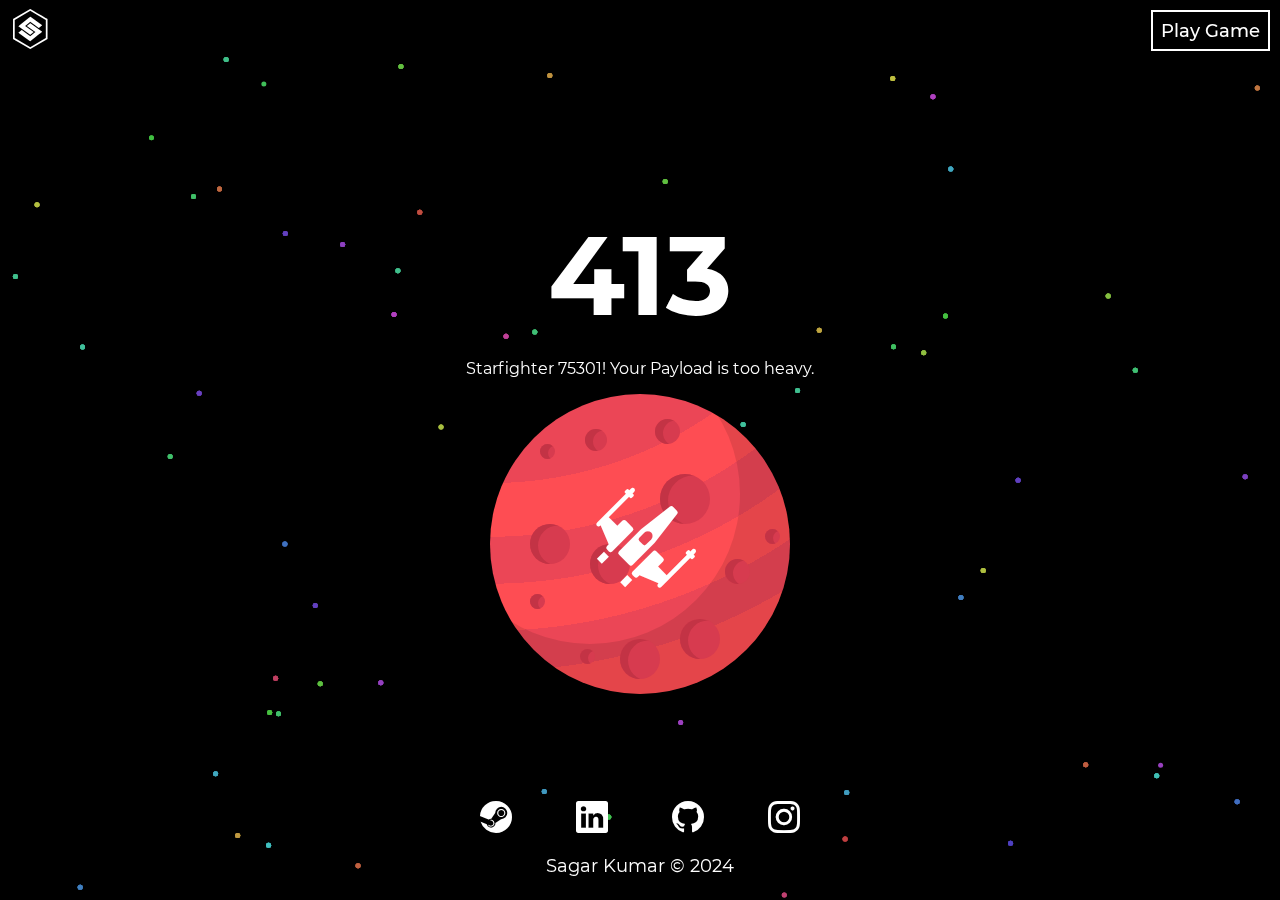
<file: 413.html>
<!DOCTYPE html>
<html lang="en">
<head>
    <meta charset="UTF-8">
    <meta http-equiv="X-UA-Compatible" content="IE=edge">
    <meta name="viewport" content="width=device-width, initial-scale=1.0">
    <link rel="icon" href="svg/logo.svg" type="image/svg+xml">
    <link rel="stylesheet" href="css/fonts.css">
    <link rel="stylesheet" href="css/error.css">
    <script src="js/loading.js"></script>
    <script src="js/error.js" defer></script>
    <title>413 | Sagar Kumar</title>
</head>
<body>
 
     <!-- loading animation before page load is complete -->
     <div id="loader">
        <div class="lds-ripple"></div>
    </div>

    <!-- header containing navbar and brand logo-->
    <header>
        <!-- brand logo -->
        <div class="brand-logo ico">
            <a href="home"><i class="i-brand-logo"></i></a>
        </div>
        <!-- play game option -->
        <div class="play-game">
            <a href="game" class="btn">Play Game</a>
        </div>
    </header>

    <main>
        
        <div class="main-content">
            <h1 class="error-code">413</h1>
            <p class="error-msg">Starfighter 75301! Your Payload is too heavy.</p>
    
            <div class="planet">
                <div class="hole h-1"></div>
                <div class="hole h-2"></div>
                <div class="hole h-3"></div>
                <div class="hole h-4"></div>
                <div class="hole h-5"></div>
                <div class="hole h-6"></div>
                <div class="hole h-7"></div>
                <div class="hole h-8"></div>
                <div class="hole h-9"></div>
                <div class="hole h-10"></div>
                <div class="hole h-11"></div>
                <div class="hole h-12"></div>

                <div class="starfighter">
                    <i class="i-starfighter"></i>
                </div>
            </div>
        </div>
        
        <canvas id="myCanvas"></canvas>
        <!-- Footer with socila links -->
    <div class="social">
        <ul class="social-media">
            <li><a href="https://steamcommunity.com/id/Ghost_47_cs/" target="_blank" class="social-link ico"><i class="i-steam"></i></a></li>
            <li><a href="https://www.linkedin.com/in/s4g4rkumar" target="_blank" class="social-link ico"><i class="i-ln"></i></a></li>
            <li><a href="https://www.github.com/s4g4rkumar" target="_blank" class="social-link ico"><i class="i-github"></i></a></li>
            <li><a href="https://www.instagram.com/s4g4rkumar" target="_blank" class="social-link ico"><i class="i-insta"></i></a></li>
        </ul>
        <div class="copy-right">
            <p>Sagar Kumar &copy; 2024</p>
        </div>
    </div>

    </main>
</body>

</html>
</file>
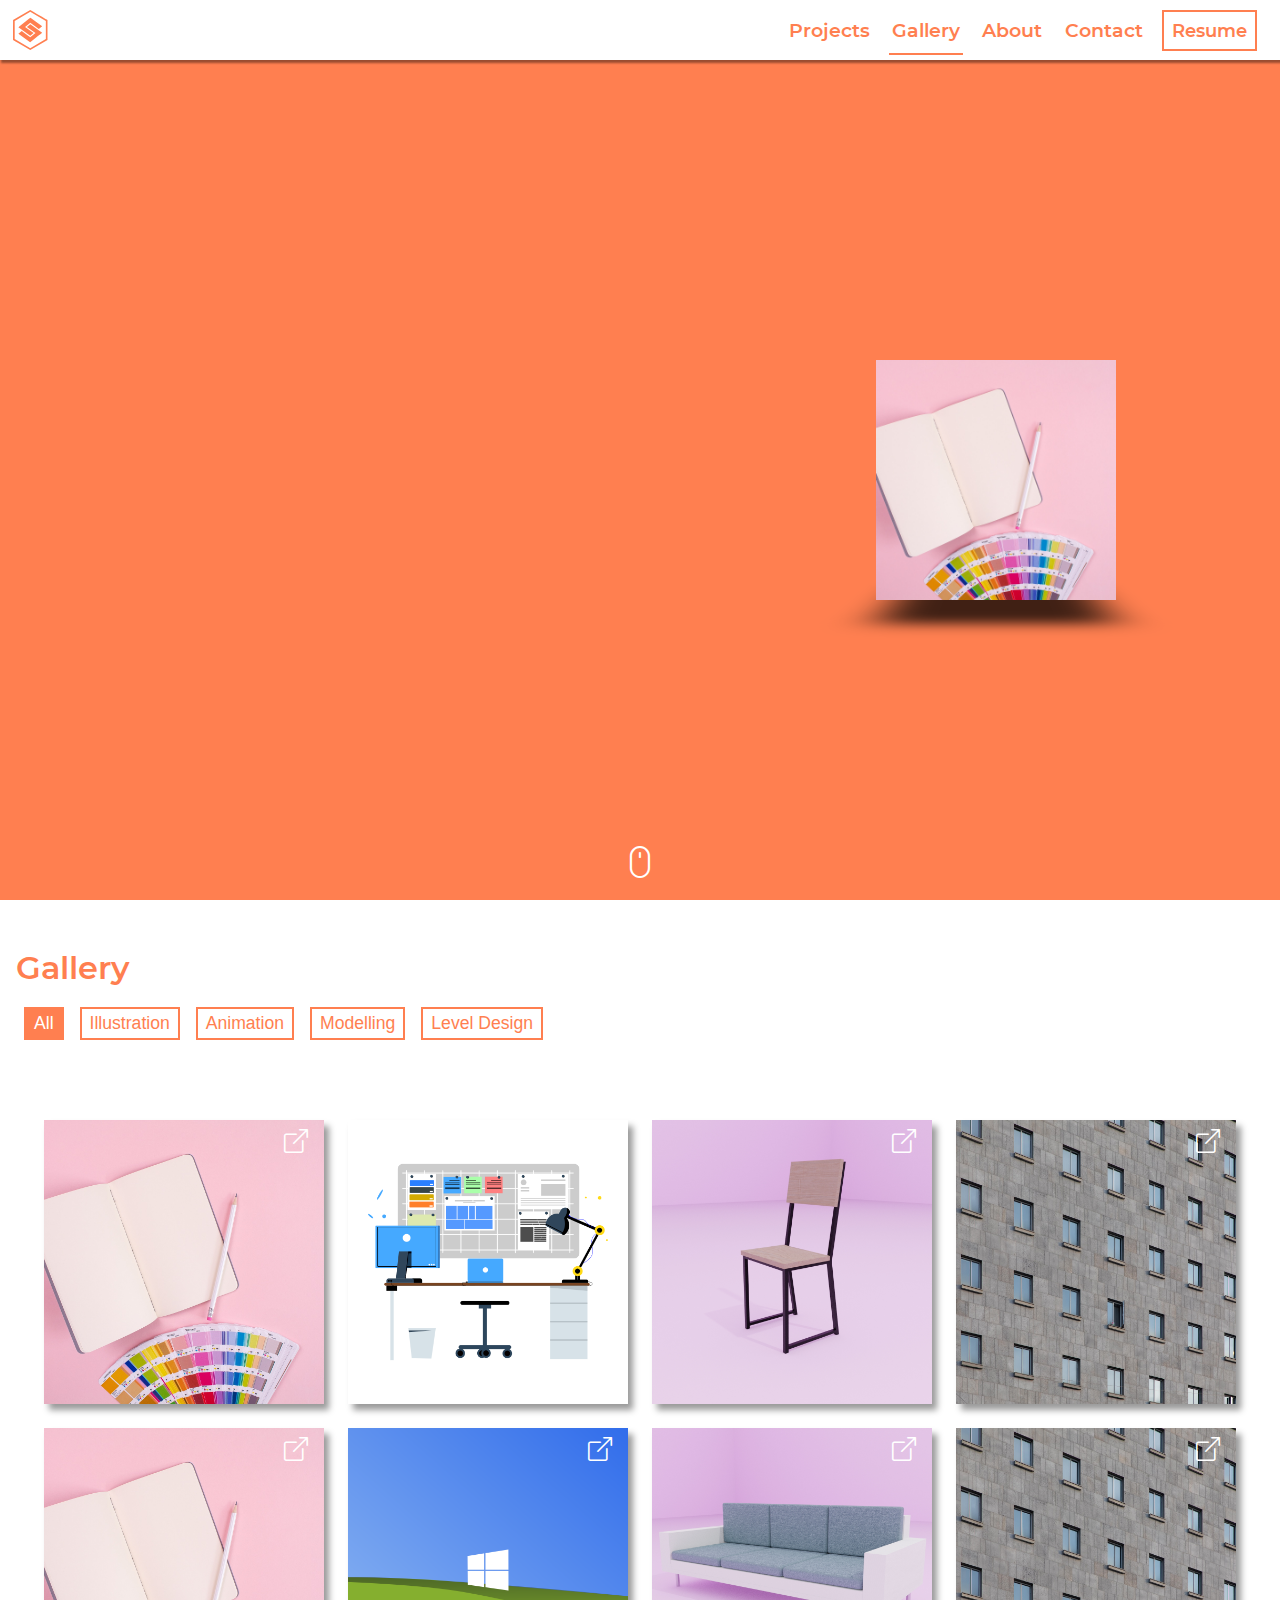
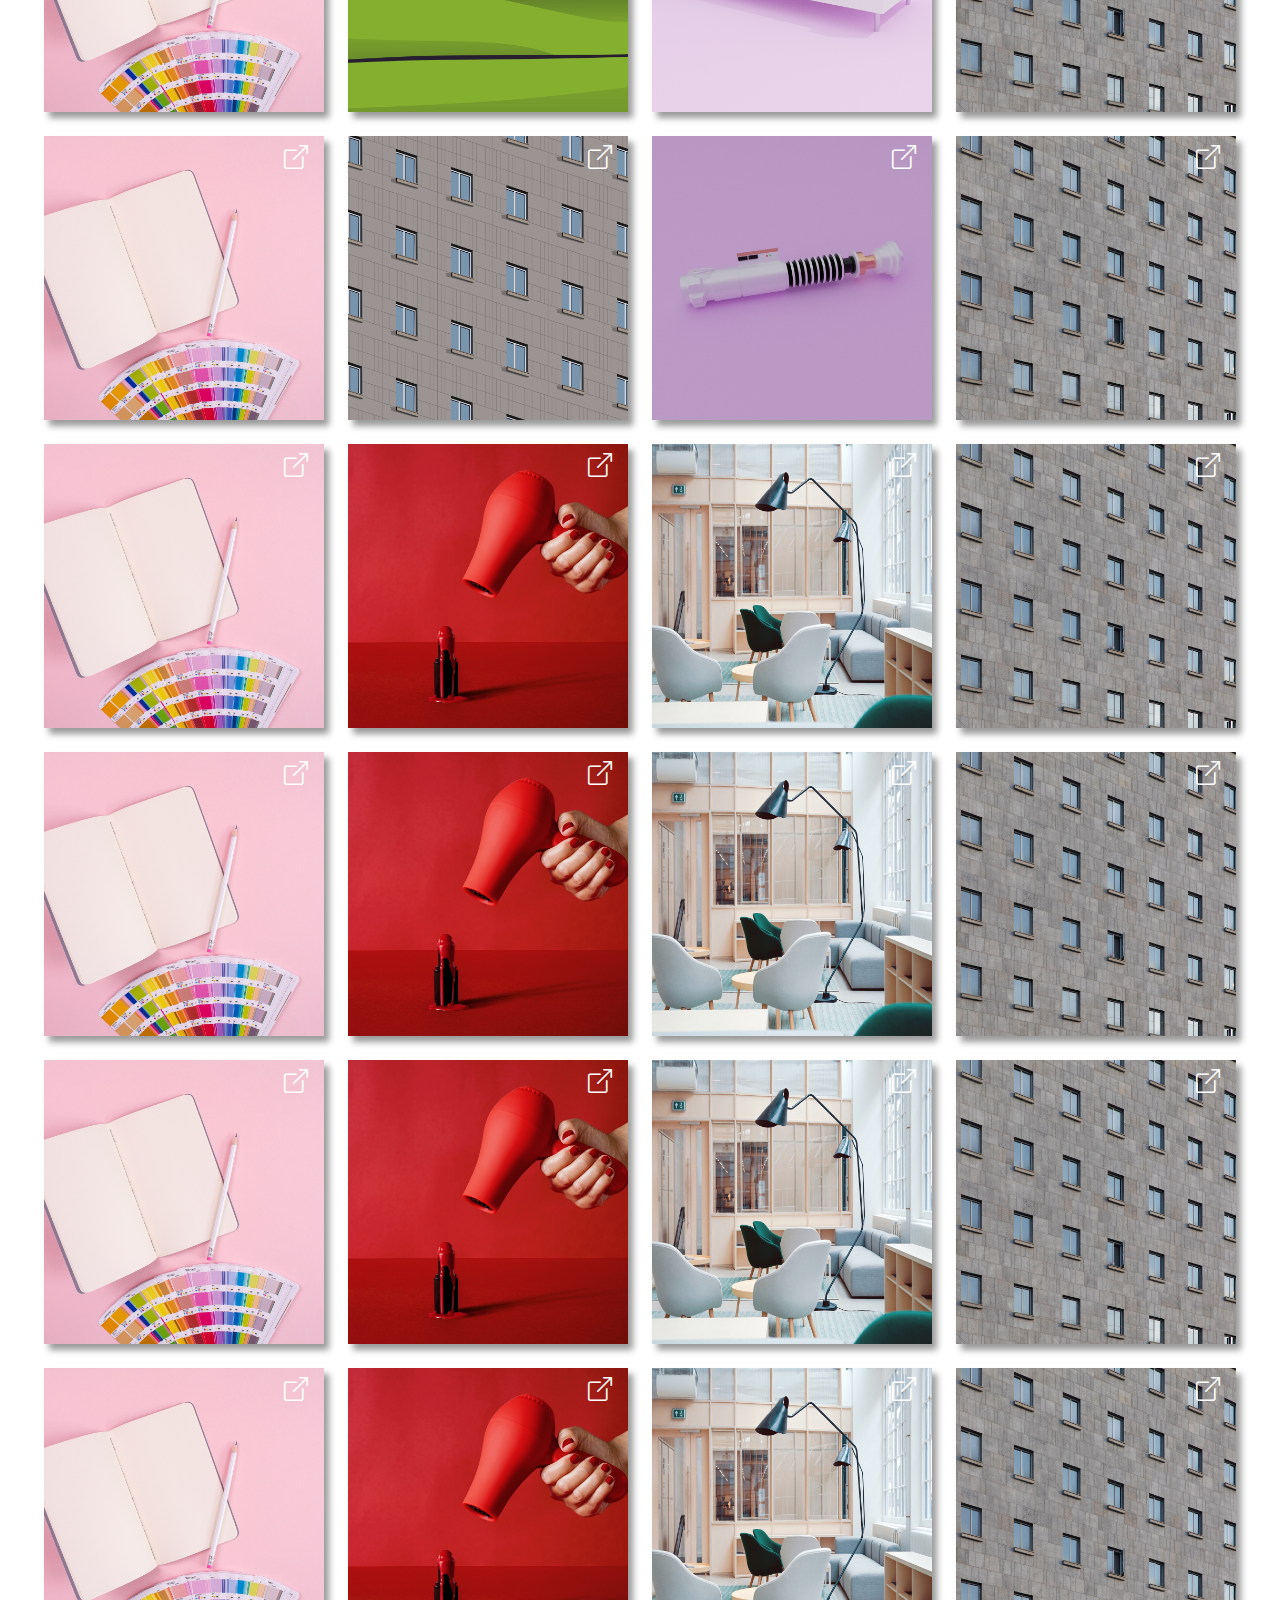
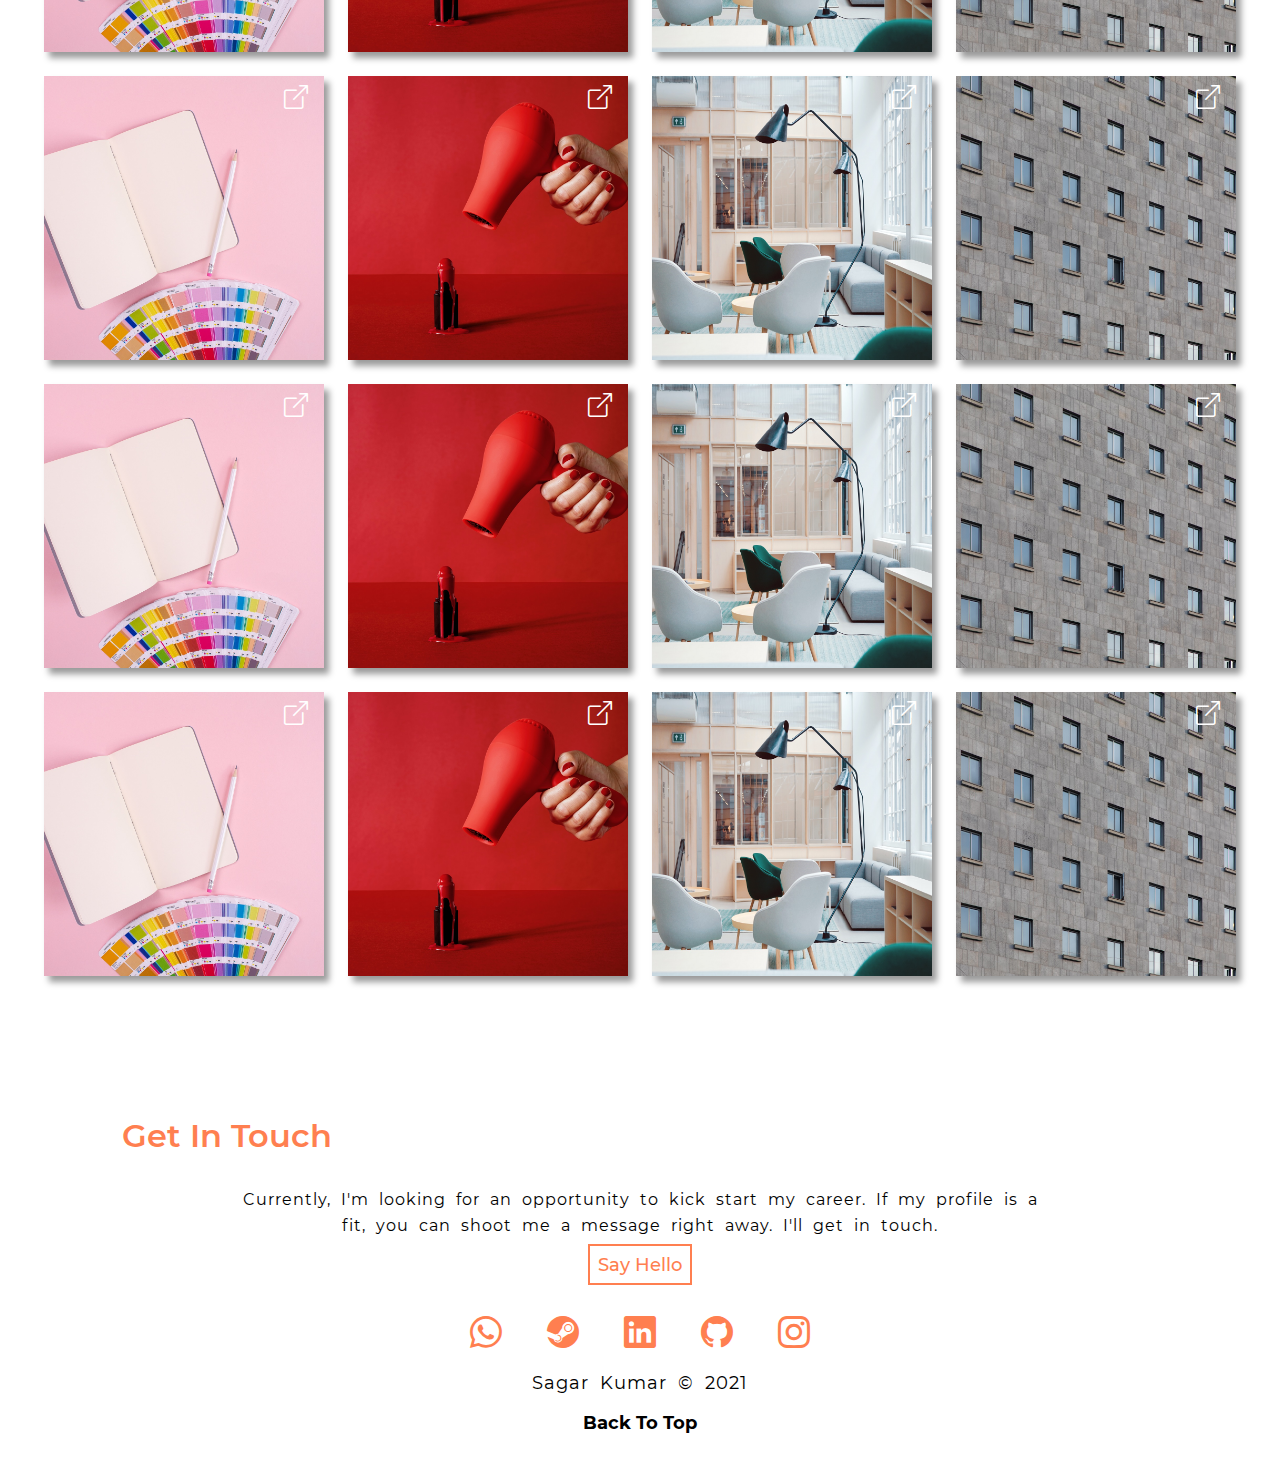
<file: gallery.html>
<!DOCTYPE html>
<html lang="en">
<head>
    <meta charset="UTF-8">
    <meta http-equiv="X-UA-Compatible" content="IE=edge">
    <!-- To set zoom to 1.0 -->
    <meta name="viewport" content="width=device-width, initial-scale=1.0">
    <link rel="icon" href="svg/logo.svg" type="image/svg+xml">
    <!-- Included css -->
    <link rel="stylesheet" href="css/fonts.css">
    <link rel="stylesheet" href="css/common.css">
    <link rel="stylesheet" href="css/bg.css">
    <link rel="stylesheet" href="css/gallery.css">
    <!-- included js script-->
    <script src="js/gallery.js"></script>
    <!-- Title of the page -->
    <title>Gallery | Sagar Kumar</title>
</head>
<body>
    <!-- loading animation before page load is complete -->
    <div id="loader">
        <div class="lds-ripple"></div>
    </div>

    <!-- header containing navbar and brand logo-->
    <header>
        <!-- brand logo -->
        <div class="brand-logo">
            <a href="home.html"><i class="i-brand-logo"></i></a>
        </div>
         <!-- hamburger icon -->
        <div class="ham-icon" id="ham-menu" onclick="hamAnimate(),bodystyle()">
            <div class="ham"></div>
        </div>
         <!-- nav list containing all nav bar items -->
        <nav>
            <ul class="nav-list">
                <li><a href="project" class="nav-item" onclick="hamAnimate()">projects</a></li>
                <li><a href="#gallery" class="nav-item navactive" onclick="hamAnimate(),highlightnav(this)">gallery</a></li>
                <li><a href="about" class="nav-item" onclick="hamAnimate()">about</a></li>
                <li><a href="#contact" class="nav-item" onclick="hamAnimate(),highlightnav(this)">contact</a></li>
                <li><a href="pdf/Sagar_Resume.pdf" download="SagarKumar_Resume" class="nav-item resume-btn">resume</a></li>
            </ul>
        </nav>
    </header>

    <!-- main section containing hero image and info sections -->
    <main>     
        
        <div class="slider">
            <div class="container">
              <div class="box x"></div>
              <div class="box y"></div>
              <div class="box z"></div>
            </div>
            <div class="shadow"></div>
        </div>  

        <span class="scroll-down ico"><i class="i-mouse"></i></span>
    </main>
    <!-- Gallery Section -->
    <section id="gallery">
        <!-- Gallery item selection menu -->  
        <h2 class="left">gallery</h2>       
        <ul class="gal-options">
            <li><button class="select btn" onclick="galSelect(this,'all')">All</button></li>
            <li><button class="select btn" onclick="galSelect(this,'ill')">Illustration</button></li>
            <li><button class="select btn" onclick="galSelect(this,'anim')">Animation</button></li>
            <li><button class="select btn" onclick="galSelect(this,'mod')">Modelling</button> </li>
            <li><button class="select btn" onclick="galSelect(this,'level')">Level Design</button></li>
        </ul>

        <!-- Modal for the images -->
        <div id="myModal" class="modal">
            <span class="close" onclick="closeModal()">&times;</span>       
            <span id="previous" onclick="changeImg(-1)">&#8249;</span>
            <div class="modal-content" id="modal-img">    
            </div>
            <span id="next" onclick="changeImg(1)">&#8250;</span>
        </div>

    </section>
    <!-- Footer -->
    <footer>
        <!-- Get in touch section with email -->
        <h2 id="contact" class="left">get in touch</h2>
        <div class="about-contact-me"> 
            <p class="contact-me-msg">
                Currently, I'm looking for an opportunity to kick start my career. 
                If my profile is a fit, you can shoot me a message right away. 
                I'll get in touch.
            </p>
            <a href="mailto:sagar@s4g4rkumar.com" class="btn">Say Hello</a>
        </div>  
        <!-- socila links -->
        <ul class="social-media">
            <li><a href="https://wa.me/917082292156" target="_blank" class="social-link ico"><i class="i-whatsapp"></i></a></li>
            <li><a href="https://steamcommunity.com/id/Ghost_47_cs/" target="_blank" class="social-link ico"><i class="i-steam"></i></a></li>
            <li><a href="https://www.linkedin.com/in/s4g4rkumar" target="_blank" class="social-link ico"><i class="i-ln"></i></a></li>
            <li><a href="https://www.github.com/s4g4rkumar" target="_blank" class="social-link ico"><i class="i-github"></i></a></li>
            <li><a href="https://www.instagram.com/s4g4rkumar" target="_blank" class="social-link ico"><i class="i-insta"></i></a></li>
        </ul>

        <div class="copy-right">
            <p>Sagar Kumar &copy; 2021</p>
            <span class="bck-top" onclick="bckTop()">back to top</span>
        </div>
    </footer>
</body>
</html>
</file>
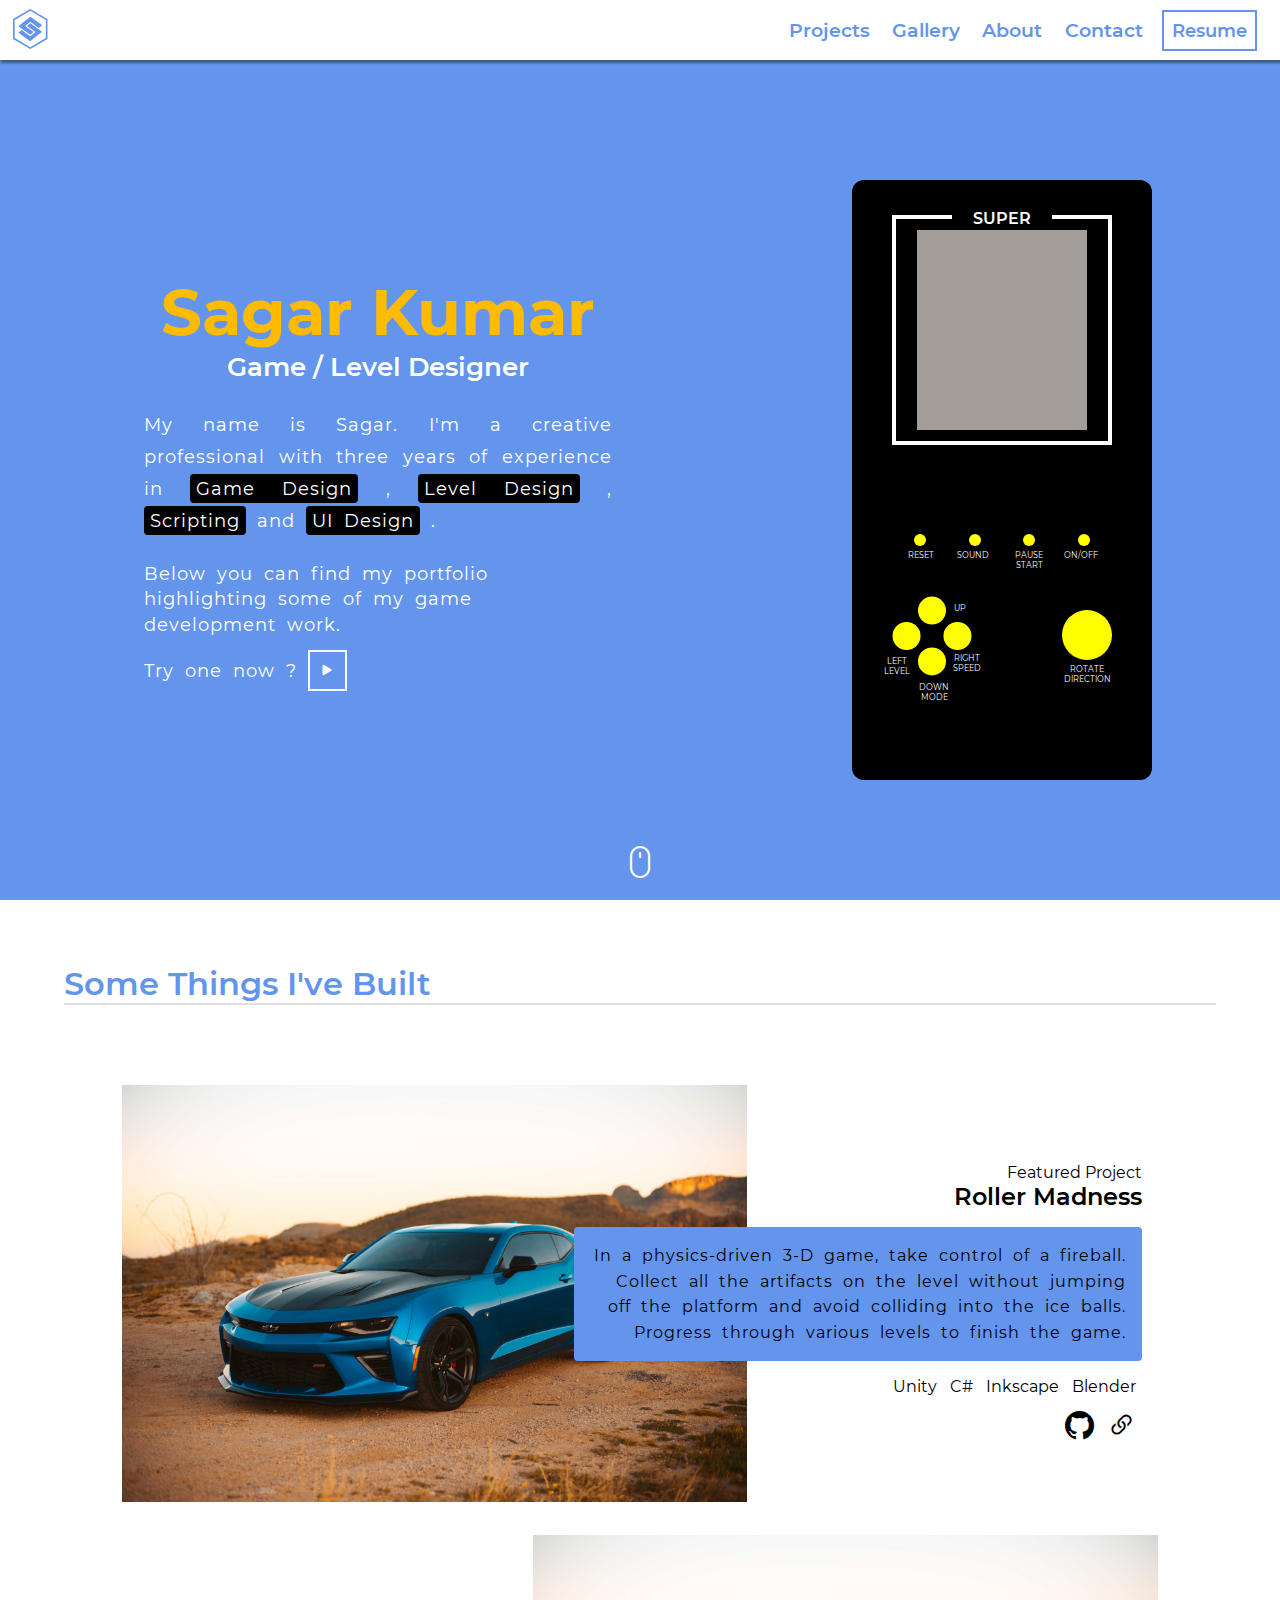
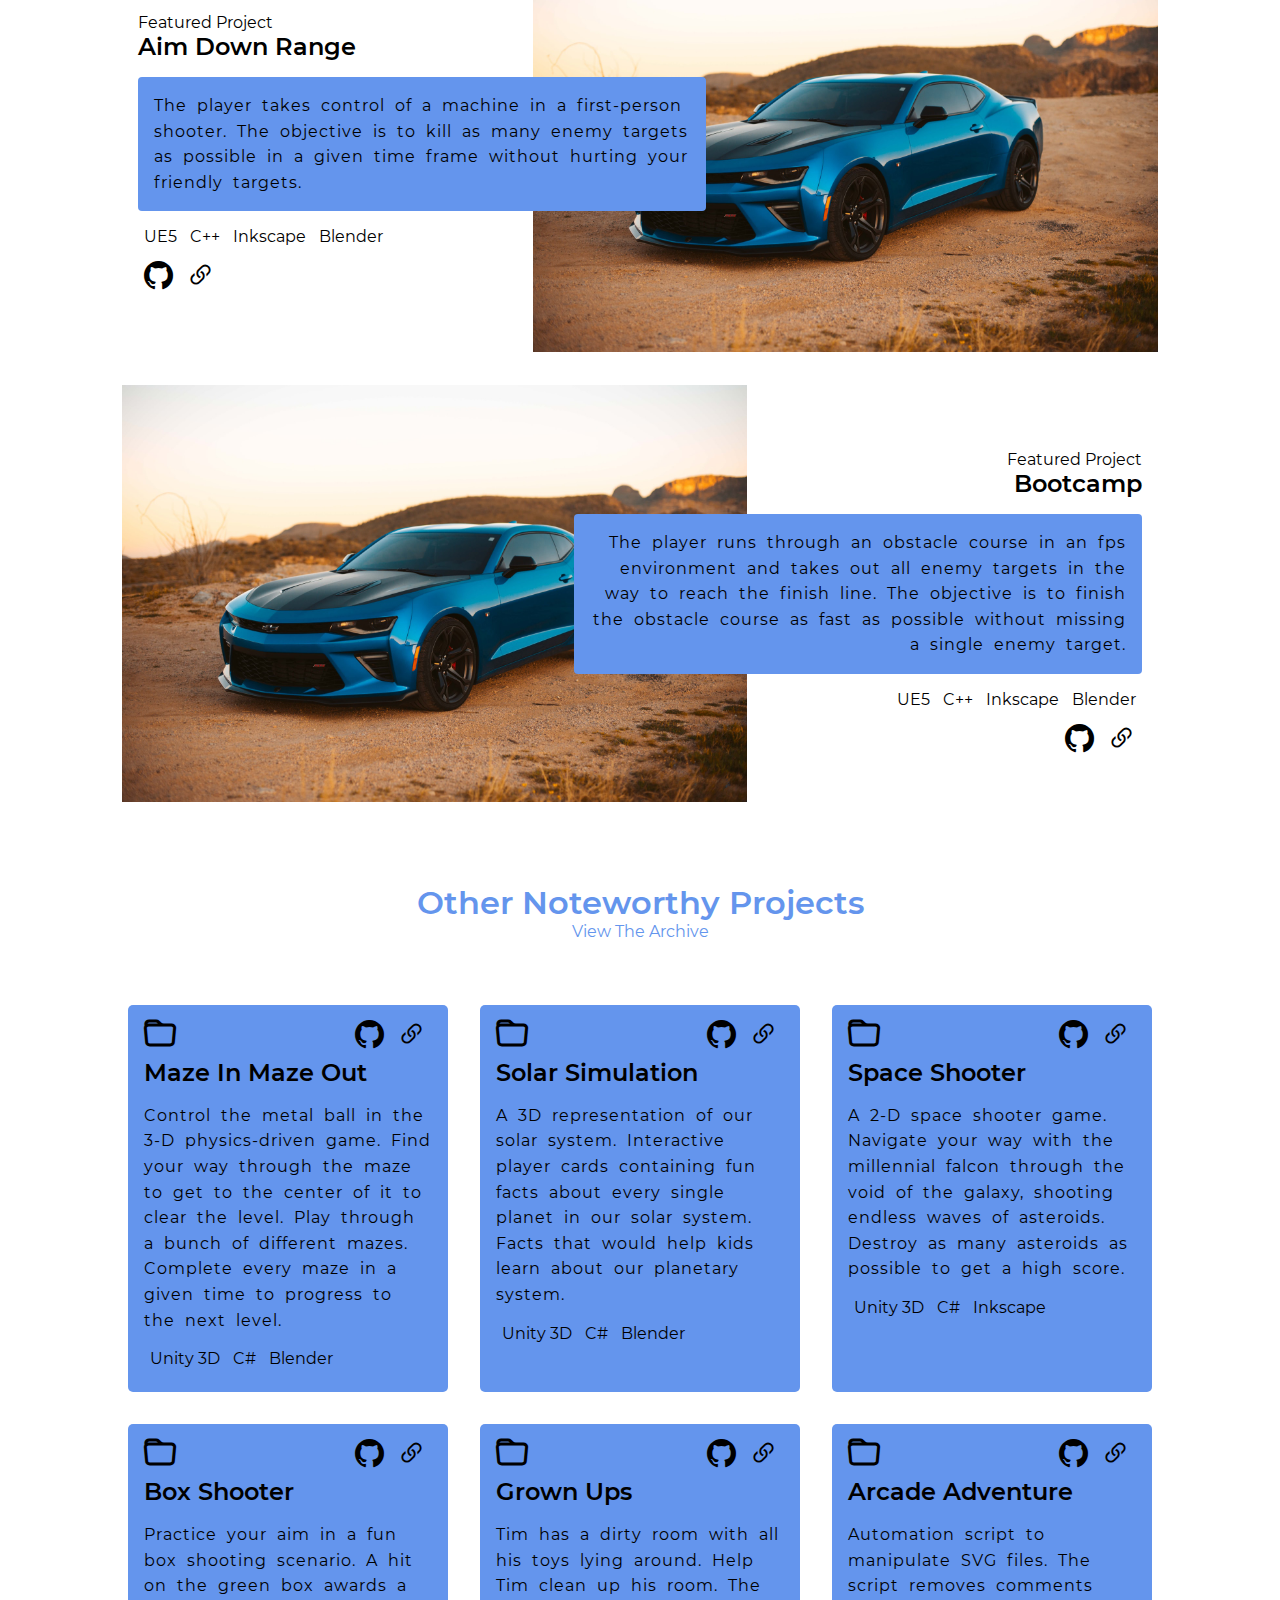
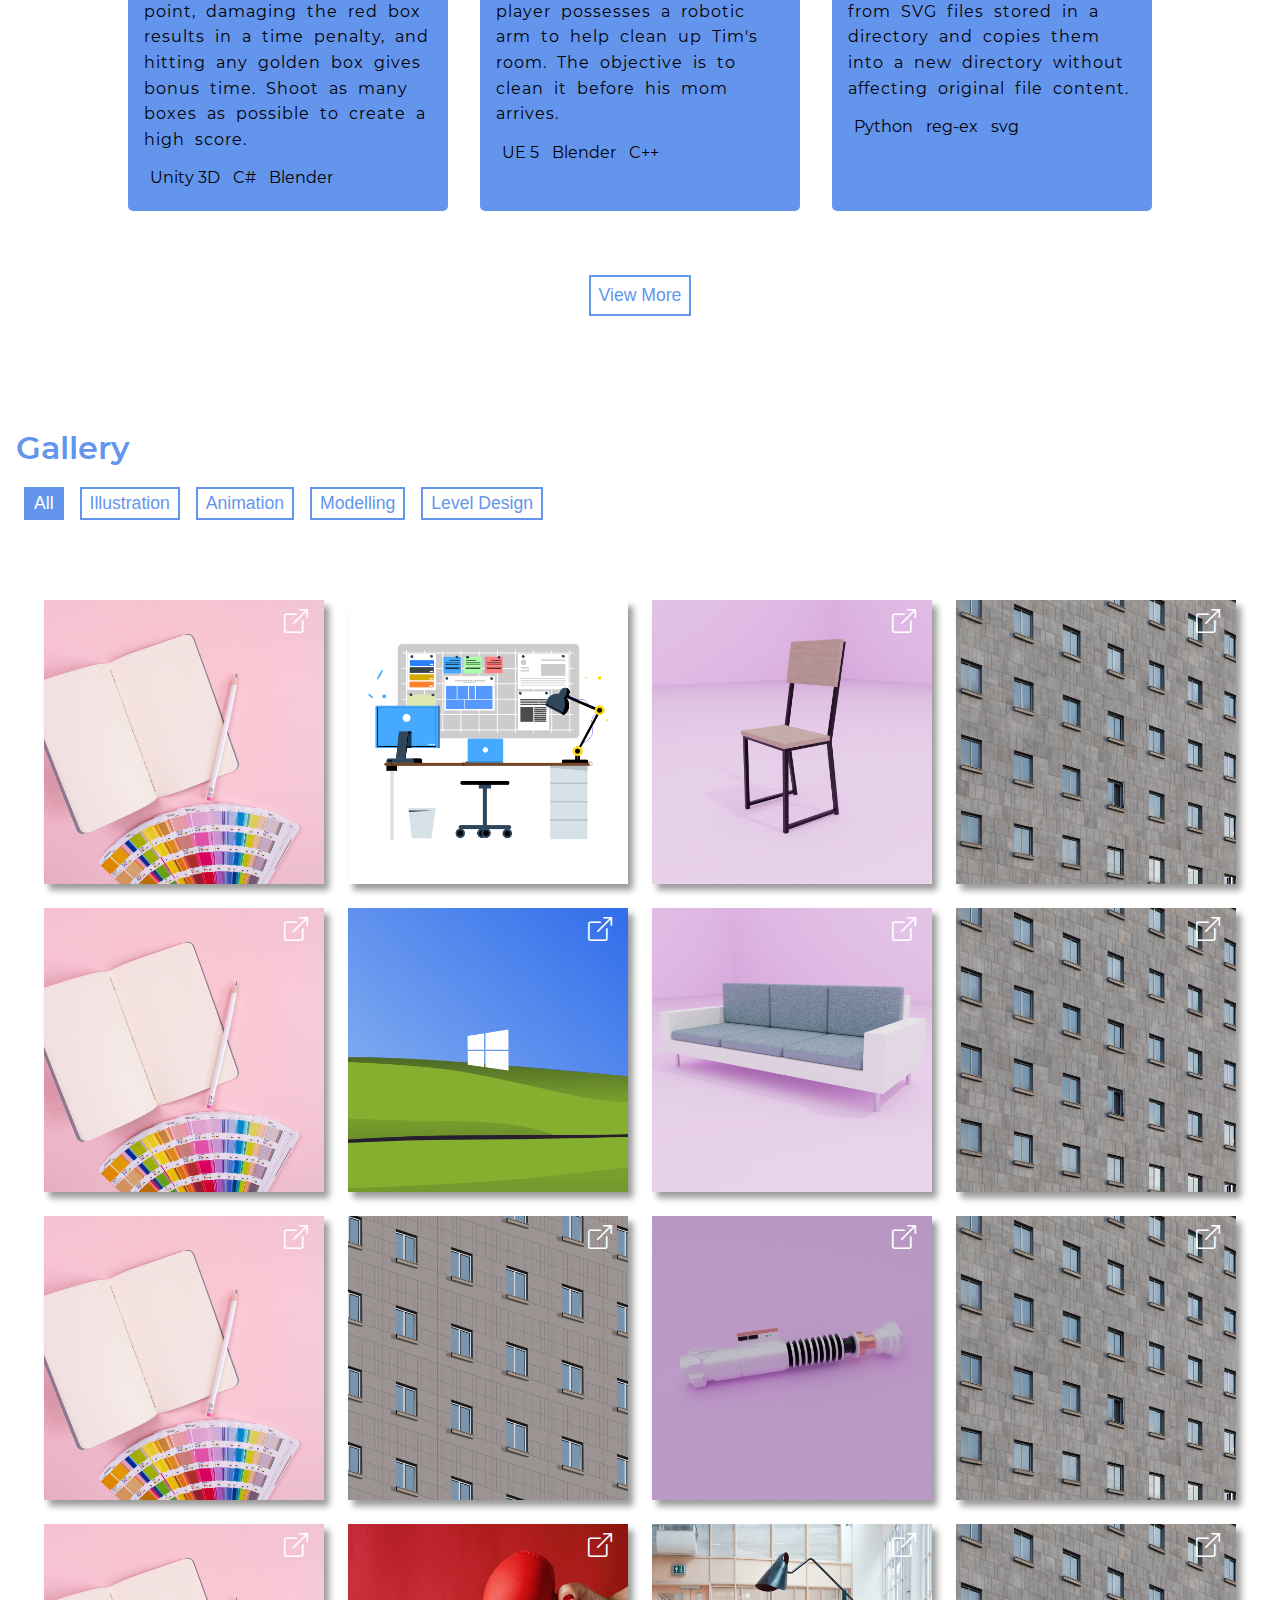
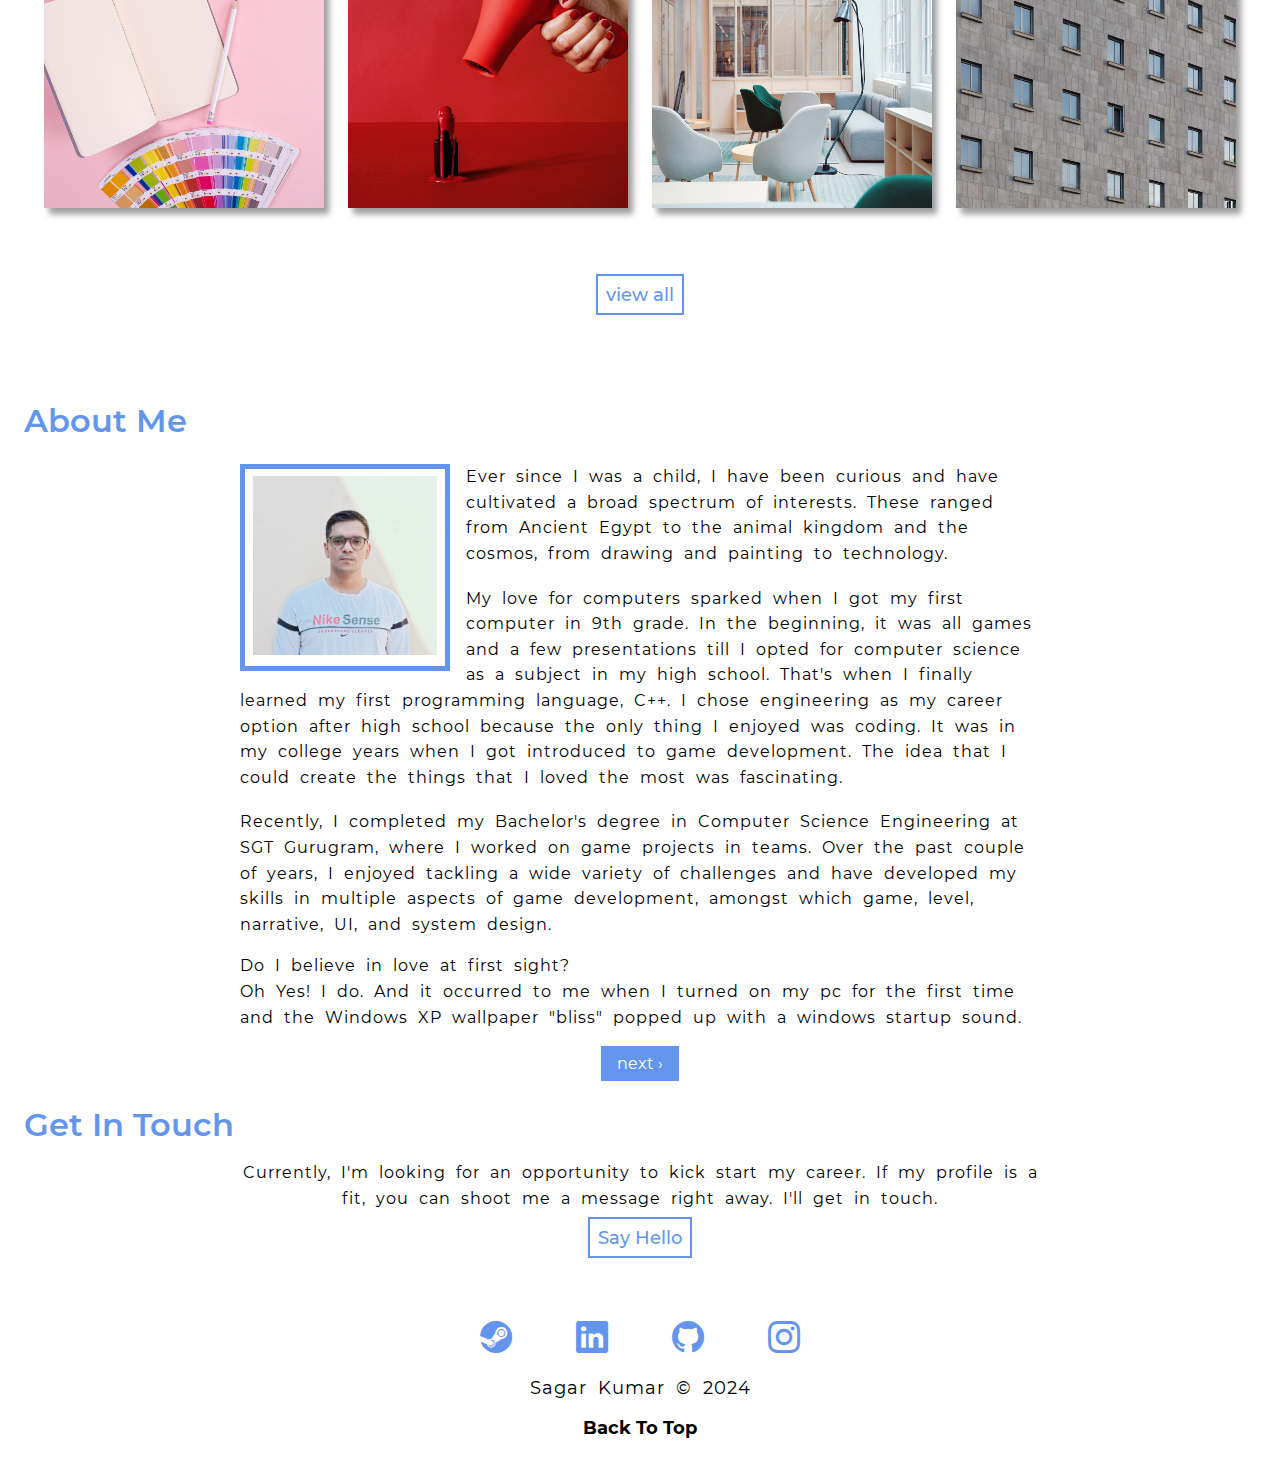
<file: home.html>
<!DOCTYPE html>
<html lang="en">
<head>
    <meta charset="UTF-8">
    <meta http-equiv="X-UA-Compatible" content="IE=edge">
    <!-- To set zoom to 1.0 -->
    <meta name="viewport" content="width=device-width, initial-scale=1.0">
    <link rel="icon" href="svg/logo.svg" type="image/svg+xml">
    <!-- Included css -->
    <link rel="stylesheet" href="css/fonts.css">
    <link rel="stylesheet" href="css/common.css">
    <link rel="stylesheet" href="css/home.css">
    <!-- included js script-->
    <script src="js/home.js"></script>
    <!-- Title of the page -->
    <title>Home | Sagar Kumar</title>
</head>
<body>

    <!-- loading animation before page load is complete -->
    <div id="loader">
        <div class="lds-ripple"></div>
    </div>

    <!-- header containing navbar and brand logo-->
    <header>
        <!-- brand logo -->
        <div class="brand-logo ico">
            <a href="index.html"><i class="i-brand-logo"></i></a>
        </div>
        <!-- hamburger icon -->
        <div class="ham-icon" id="ham-menu" onclick="hamAnimate(),bodystyle()">
            <div class="ham"></div>
        </div>
        <!-- nav list containing all nav bar items -->
        <nav>
            <ul class="nav-list">
                <li><a href="#portfolio" class="nav-item" onclick="hamAnimate(),highlightnav(this)">projects</a></li>
                <li><a href="#gallery" class="nav-item" onclick="hamAnimate(),highlightnav(this)">gallery</a></li>
                <li><a href="#about" class="nav-item" onclick="hamAnimate(),highlightnav(this)">about</a></li>
                <li><a href="#contact" class="nav-item" onclick="hamAnimate(),highlightnav(this)">contact</a></li>
                <li><a href="pdf/Sagar_Resume.pdf" download="SagarKumar_Resume" class="nav-item resume-btn">resume</a></li>
            </ul>
        </nav>
    </header>
    
    <!-- main section containing hero image and info sections -->
    <main>  
        <div class="main-container">
            <div class="intro-container">
                <span class="intro-name">Sagar Kumar</span>
                <h1 class="intro-role">Game / Level Designer</h1>
                <br>
                <p class="intro-para-1">
                    My name is Sagar. I'm a creative professional with three years of experience in 
                    <span class="intro-highlight">Game Design</span> , 
                    <span class="intro-highlight">Level Design</span> , 
                    <span class="intro-highlight">Scripting</span> and 
                    <span class="intro-highlight">UI Design</span> .
                </p>
                <p class="intro-para-2 left"> 
                    Below you can find my portfolio highlighting some of my game development work. 
                </p>
                <p class="intro-para-3 left">Try one now ? <a href="game" class="btn play-game" target="_blank"><i class="i-play"></i></a></p> 
            </div>
            <div class="gameboy-container">
                <div class="gameboy">
                    <div class="gameboy-screen-container">  
                        <div class="gameboy-branding">
                            <div class="gameboy-screen">
                                <div class="screen-playregion"></div>
                                <div class="screen-scoreregion"></div>
                            </div>
                        </div>
                    </div>
                    <div class="gameboy-controls">
                        <div class="gameboy-menu-btn">
                            <span class="gameboy-btn-sm"></span>
                            <span class="gameboy-btn-sm"></span>
                            <span class="gameboy-btn-sm"></span>
                            <span class="gameboy-btn-sm"></span>
                        </div>
                        <div class="gameboy-control-btn">
                            <span class="gameboy-btn"></span>
                            <span class="gameboy-btn"></span>
                            <span class="gameboy-btn"></span>
                            <span class="gameboy-btn"></span>
                        </div>
                        <div class="big-btn">
                        </div>
                    </div>
                </div>
            </div>
        </div>
        
        <span class="scroll-down ico"><i class="i-mouse"></i></span>
    </main>

    <!-- Section containing game projects -->
    <section id="portfolio">

        <!-- Primary game projects for showcase-->
        <h2 class="left">some things I've built</h2>
        <hr>
        <!-- Primary project contianer -->
        <div class="primary-projects">
            <!-- Project 1 -->
            <div class="project">
                <div class="proj-info txt-right move-right">
                    <h3 class="proj-name">roller madness</h3>
                    <p class="proj-desc">
                        In a physics-driven 3-D game, take control of a fireball. 
                        Collect all the artifacts on the level without jumping off the platform and 
                        avoid colliding into the ice balls. 
                        Progress through various levels to finish the game.
                    </p>
                   <ul class="proj-tech flex-end">
                       <li class="tech">Unity</li>
                       <li class="tech">C#</li>
                       <li class="tech">Inkscape</li>
                       <li class="tech">Blender</li>
                   </ul>
                   <div class="proj-links flex-end">
                       <a href="404" class="link"><i class="ico i-github"></i></a>
                       <a href="404" class="link"><i class="ico i-link-45deg"></i></a>
                   </div>
                </div>
                <div class="proj-img img-left">
                    <img src="img/index.jpg" alt="">
                </div>  
            </div>
            <!-- Project 2 -->
            <div class="project">
                <div class="proj-info txt-left move-left">
                    <h3 class="proj-name">Aim Down Range</h3>
                    <p class="proj-desc">
                        The player takes control of a machine in a first-person shooter. 
                        The objective is to kill as many enemy targets as possible in a given time frame 
                        without hurting your friendly targets.
                    </p>
                   <ul class="proj-tech flex-start">
                       <li class="tech">UE5</li>
                       <li class="tech">C++</li>
                       <li class="tech">Inkscape</li>
                       <li class="tech">Blender</li>
                   </ul>
                   <div class="proj-links flex-start">
                       <a href="404" class="link"><i class="ico i-github"></i></a>
                       <a href="404" class="link"><i class="ico i-link-45deg"></i></a>
                   </div>
                </div>
                <div class="proj-img img-right">
                    <img src="img/index.jpg" alt="">
                </div>
            </div>
            <!-- Project 3 -->
            <div class="project">
                <div class="proj-info txt-right move-right">
                    <h3 class="proj-name">Bootcamp</h3>
                    <p class="proj-desc">
                        The player runs through an obstacle course in an fps environment and 
                        takes out all enemy targets in the way to reach the finish line. 
                        The objective is to finish the obstacle course as fast as possible 
                        without missing a single enemy target.
                    </p>
                   <ul class="proj-tech flex-end">
                       <li class="tech">UE5</li>
                       <li class="tech">C++</li>
                       <li class="tech">Inkscape</li>
                       <li class="tech">Blender</li>
                   </ul>
                   <div class="proj-links flex-end">
                       <a href="404" class="link"><i class="ico i-github"></i></a>
                       <a href="404" class="link"><i class="ico i-link-45deg"></i></a>
                   </div>
                </div>
                <div class="proj-img img-left">
                    <img src="img/index.jpg" alt="" >
                </div>    
            </div>
        </div>

        <!--Secondary project container-->
        <h2>other noteworthy projects</h2>
        <a class="archive-link" href="project">view the archive</a>
        <!-- Secondary Project 1-->
        <div class="secondary-projects">    
            <div class="secondary-project">
                <div class="sec-proj-links">
                    <a href="404" target="_blank" class="link-alt"><i class="ico i-github"></i></a>
                    <a href="404" target="_blank" class="link-alt"><i class="ico i-link-45deg"></i></a>
                </div>
                <h3 class="proj-name-alt">Maze In Maze Out</h3>
                <p class="proj-desc-alt">
                    Control the metal ball in the 3-D physics-driven game. 
                    Find your way through the maze to get to the center of it to clear the level.
                    Play through a bunch of different mazes. 
                    Complete every maze in a given time to progress to the next level.
                </p>
                <ul class="proj-tech-alt">
                    <li class="tech">Unity 3D</li>
                    <li class="tech">C#</li>
                    <li class="tech">Blender</li>
                </ul>   
            </div>
            <!-- Secondary Project 2-->
            <div class="secondary-project">
                <div class="sec-proj-links">
                    <a href="404" target="_blank" class="link-alt"><i class="ico i-github"></i></a>
                    <a href="404" target="_blank" class="link-alt"><i class="ico i-link-45deg"></i></a>
                </div>
                <h3 class="proj-name-alt">Solar Simulation</h3>
                <p class="proj-desc-alt">A 3D representation of our solar system. 
                    Interactive player cards containing fun facts about every 
                    single planet in our solar system. 
                    Facts that would help kids learn about our planetary system.
                </p>
                <ul class="proj-tech-alt">
                    <li class="tech">Unity 3D</li>
                    <li class="tech">C#</li>
                    <li class="tech">Blender</li>
                </ul>   
            </div>
            <!-- Secondary Project 3-->
            <div class="secondary-project">
                <div class="sec-proj-links">
                    <a href="404" target="_blank" class="link-alt"><i class="ico i-github"></i></a>
                    <a href="404" target="_blank" class="link-alt"><i class="ico i-link-45deg"></i></a>
                </div>
               <h3 class="proj-name-alt">Space Shooter</h3>
                <p class="proj-desc-alt">A 2-D space shooter game. 
                    Navigate your way with the millennial falcon through the void of the galaxy, 
                    shooting endless waves of asteroids. 
                    Destroy as many asteroids as possible to get a high score.
                </p>
                <ul class="proj-tech-alt">
                    <li class="tech">Unity 3D</li>
                    <li class="tech">C#</li>
                    <li class="tech">Inkscape</li>
                </ul>   
            </div>
            <!-- Secondary Project 4-->
            <div class="secondary-project">
                <div class="sec-proj-links">
                    <a href="404" target="_blank" class="link-alt"><i class="ico i-github"></i></a>
                    <a href="404" target="_blank" class="link-alt"><i class="ico i-link-45deg"></i></a>
                </div>
                <h3 class="proj-name-alt">Box Shooter</h3>
                <p class="proj-desc-alt">Practice your aim in a fun box shooting scenario. 
                    A hit on the green box awards a point, damaging the red box results in a time penalty, 
                    and hitting any golden box gives bonus time. 
                    Shoot as many boxes as possible to create a high score.
                </p>
                <ul class="proj-tech-alt">
                    <li class="tech">Unity 3D</li>
                    <li class="tech">C#</li>
                    <li class="tech">Blender</li>
                </ul>   
            </div>
            <!-- Secondary Project 5-->
            <div class="secondary-project">
                <div class="sec-proj-links">
                    <a href="404" target="_blank" class="link-alt"><i class="ico i-github"></i></a>
                    <a href="404" target="_blank" class="link-alt"><i class="ico i-link-45deg"></i></a>
                </div>
                <h3 class="proj-name-alt">Grown Ups</h3>
                <p class="proj-desc-alt">
                    Tim has a dirty room with all his toys lying around. 
                    Help Tim clean up his room. 
                    The player possesses a robotic arm to help clean up Tim's room. 
                    The objective is to clean it before his mom arrives. 
                </p>
                <ul class="proj-tech-alt">
                    <li class="tech">UE 5</li>
                    <li class="tech">Blender</li>
                    <li class="tech">C++</li>
                </ul>   
            </div>
            <!-- Secondary Project 6-->
            <div class="secondary-project">
                <div class="sec-proj-links">
                    <a href="404" target="_blank" class="link-alt"><i class="ico i-github"></i></a>
                    <a href="404" target="_blank" class="link-alt"><i class="ico i-link-45deg"></i></a>
                </div>
                <h3 class="proj-name-alt">Arcade Adventure</h3>
                <p class="proj-desc-alt">Automation script to manipulate SVG files. 
                    The script removes comments from SVG files stored in a directory 
                    and copies them into a new directory without affecting original file content.
                </p>
                <ul class="proj-tech-alt">
                    <li class="tech">Python</li>
                    <li class="tech">reg-ex</li>
                    <li class="tech">svg</li>
                </ul>   
            </div>
            <!-- Secondary hidden project 1 -->
            <div class="secondary-project hidden-proj">
                <div class="sec-proj-links">
                    <a href="404" target="_blank" class="link-alt"><i class="ico i-github"></i></a>
                    <a href="404" target="_blank" class="link-alt"><i class="ico i-link-45deg"></i></a>
                </div>
                <h3 class="proj-name-alt">Box Shooter</h3>
                <p class="proj-desc-alt">Practice your aim in a fun box shooting scenario. 
                    A hit on the green box awards a point, damaging the red box results in a time penalty, 
                    and hitting any golden box gives bonus time. 
                    Shoot as many boxes as possible to create a high score.
                </p>
                <ul class="proj-tech-alt">
                    <li class="tech">Unity 3D</li>
                    <li class="tech">C#</li>
                    <li class="tech">Blender</li>
                </ul>   
            </div>
            <!-- Secondary hidden project 2 -->
            <div class="secondary-project hidden-proj">
                <div class="sec-proj-links">
                    <a href="404" target="_blank" class="link-alt"><i class="ico i-github"></i></a>
                    <a href="404" target="_blank" class="link-alt"><i class="ico i-link-45deg"></i></a>
                </div>
                <h3 class="proj-name-alt">automation script</h3>
                <p class="proj-desc-alt">Automation script to manipulate SVG files. 
                    The script removes comments from SVG files stored in a directory 
                    and copies them into a new directory without affecting original file content.
                </p>
                <ul class="proj-tech-alt">
                    <li class="tech">Python</li>
                    <li class="tech">reg-ex</li>
                    <li class="tech">svg</li>
                </ul>   
            </div>
            <!-- Secondary hidden project 3 -->
            <div class="secondary-project hidden-proj">
                <div class="sec-proj-links">
                    <a href="404" target="_blank" class="link-alt"><i class="ico i-github"></i></a>
                    <a href="404" target="_blank" class="link-alt"><i class="ico i-link-45deg"></i></a>
                </div>
                <h3 class="proj-name-alt">automation script</h3>
                <p class="proj-desc-alt">Automation script to manipulate SVG files. 
                    The script removes comments from SVG files stored in a directory 
                    and copies them into a new directory without affecting original file content.
                </p>
                <ul class="proj-tech-alt">
                    <li class="tech">Python</li>
                    <li class="tech">reg-ex</li>
                    <li class="tech">svg</li>
                </ul>   
            </div>
        </div>
        <button onclick="showProj(this)">View More</button>
    </section>

    <!-- Gallery Section -->
    <section id="gallery">
        <h2 class="left">gallery</h2>     
        <!-- Gallery item selection menu -->  
        <ul class="gal-options">
            <li><button class="select btn" onclick="galSelect(this,'all')">All</button></li>
            <li><button class="select btn" onclick="galSelect(this,'ill')">Illustration</button></li>
            <li><button class="select btn" onclick="galSelect(this,'anim')">Animation</button></li>
            <li><button class="select btn" onclick="galSelect(this,'mod')">Modelling</button> </li>
            <li><button class="select btn" onclick="galSelect(this,'level')">Level Design</button></li>
        </ul>

        <!-- Modal for the images -->
        <div id="myModal" class="modal">
            <span class="close" onclick="closeModal()">&times;</span>       
            <span id="previous" onclick="changeImg(-1)">&#8249;</span>
            <div class="modal-content" id="modal-img">    
            </div>
            <span id="next" onclick="changeImg(1)">&#8250;</span>
        </div>

        
    </section>
    <!-- About Me conainer -->
    <section id="about">
        <h2 class="left">about me</h2>
        <div class="about-me">
            <div class="mypic-container">
                <img src="img/myPic.jpg" alt="My pic" class="mypic">
            </div>
            <p class="about-me-para para-1">
                Ever since I was a child, 
                I have been curious and have cultivated a broad spectrum of interests. 
                These ranged from Ancient Egypt to the animal kingdom and the cosmos, 
                from drawing and painting to technology.
            </p>
            <br>
            <p class="about-me-para para-2">
                My love for computers sparked when I got my first computer in 9th grade.
                In the beginning, 
                it was all games and a few presentations till I opted for computer science as a subject in my high school. 
                That's when I finally learned my first programming language, C++. 
                I chose engineering as my career option after high school because the only thing I enjoyed was coding. 
                It was in my college years when I got introduced to game development. 
                The idea that I could create the things that I loved the most was fascinating.
            </p>
            <br>
            <p class="about-me-para para-3">
                Recently, I completed my Bachelor's degree in Computer Science Engineering at SGT Gurugram, 
                where I worked on game projects in teams. 
                Over the past couple of years, 
                I enjoyed tackling a wide variety of challenges and have developed my skills in multiple aspects of game development, 
                amongst which game, level, narrative, UI, and system design.
            </p>
            <div class="about-me-qna">
                <p id="about-me-ques">
                    Do I believe in love at first sight?
                </p>
                <p id="about-me-ans">
                    Oh Yes! I do. 
                    And it occurred to me when I had my PC turned on for the first time and the Windows XP wallpaper "bliss" popped up with a windows startup sound.
                </p>
                <div class="about-me-nav">
                    <span id="prv" onclick="quesAns(-1)">&#8249; prev</span>
                    <span id="nxt" onclick="quesAns(1)">next &#8250;</span>
                </div>
            </div>    
        </div>
        
        <!-- Get in touch section with email -->
        <h2 id="contact" class="left">get in touch</h2>
        <div class="about-contact-me"> 
            <p class="contact-me-msg">
                Currently, I'm looking for an opportunity to kick start my career. 
                If my profile is a fit, you can shoot me a message right away. 
                I'll get in touch.
            </p>
            <a href="mailto:s4g4rkumar@protonmail.com" class="btn">Say Hello</a>
        </div>  
    </section>

    <!-- Footer with socila links -->
    <footer>
        <ul class="social-media">
            <li><a href="https://steamcommunity.com/id/Ghost_47_cs/" target="_blank" class="social-link ico"><i class="i-steam"></i></a></li>
            <li><a href="https://www.linkedin.com/in/s4g4rkumar" target="_blank" class="social-link ico"><i class="i-ln"></i></a></li>
            <li><a href="https://www.github.com/s4g4rkumar" target="_blank" class="social-link ico"><i class="i-github"></i></a></li>
            <li><a href="https://www.instagram.com/s4g4rkumar" target="_blank" class="social-link ico"><i class="i-insta"></i></a></li>
        </ul>
        <div class="copy-right">
            <p>Sagar Kumar &copy; 2024</p>
            <span class="bck-top" onclick="bckTop()">back to top</span>
        </div>
    </footer>
</body>
</html>
</file>
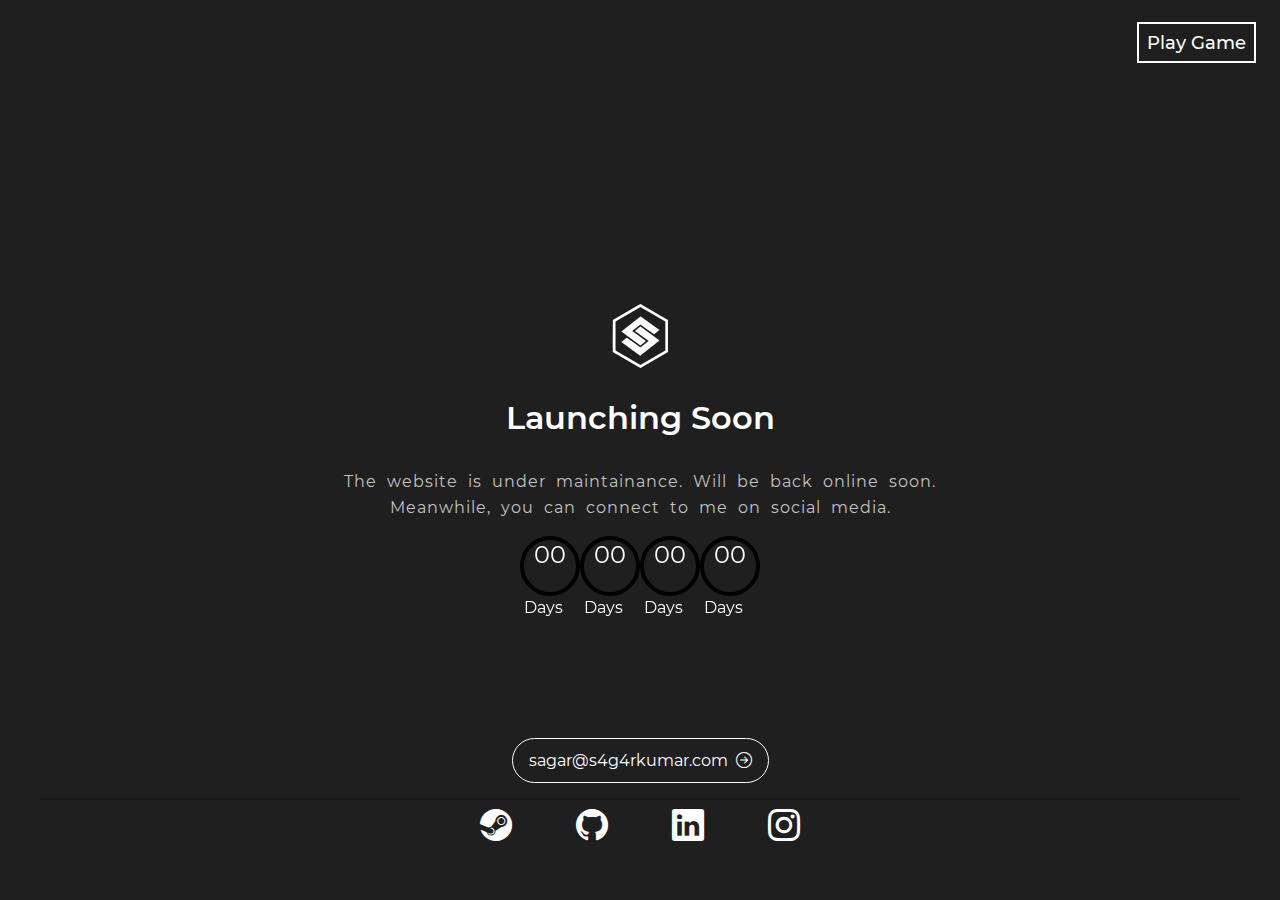
<file: maintain.html>
<!DOCTYPE html>
<html lang="en">
<head>
    <meta charset="UTF-8">
    <meta http-equiv="X-UA-Compatible" content="IE=edge">
    <meta name="viewport" content="width=device-width, initial-scale=1.0">
    <link rel="icon" href="svg/logo.svg" type="image/svg+xml">
    <link rel="stylesheet" href="css/fonts.css">
    <link rel="stylesheet" href="css/common.css">
    <link rel="stylesheet" href="css/maintain.css">
    <script src="js/maintian.js"></script>
    <title>Maintainance | Sagar Kumar</title>
</head>
<body>
    <!-- Loading Animation -->
    <div id="loader">
        <div class="lds-ripple"></div>
    </div>

    <main>  
        <div class="play-game">
            <a href="game" class="btn">Play Game</a>
        </div>
        <div class="main-content">
            <i class="i-brand-logo"></i>
            <h1>launching soon</h1>
            <p class="maintain-msg">The website is under maintainance. Will be back online soon.<br> Meanwhile, you can connect to me on social media.</p>
            <ul class="timer">
                <li id="time-d" class="time">00</li>
                <li id="time-h" class="time">00</li>
                <li id="time-m" class="time">00</li>
                <li id="time-s" class="time">00</li>
            </ul>
        </div>  
        <div class="bottom-container">
            <a class="mail" target="_blank" href="mailto:mailto:sagar@s4g4rkumar.com">sagar@s4g4rkumar.com<i class="i-arrow-circled"></i></a>
            <hr>
            <ul class="social-media">
                <li><a href="https://steamcommunity.com/id/Ghost_47_cs/" target="_blank" class="social-link ico"><i class="i-steam"></i></a></li>
                <li><a href="https://www.github.com/s4g4rkumar" target="_blank" class="social-link ico"><i class="i-github"></i></a></li>
                <li><a href="https://www.linkedin.com/in/s4g4rkumar" target="_blank" class="social-link ico"><i class="i-ln"></i></a></li>
                <li><a href="https://www.instagram.com/s4g4rkumar" target="_blank" class="social-link ico"><i class="i-insta"></i></a></li>
            </ul>
        </div>          
    </main>
    
</body>
</html>
</file>
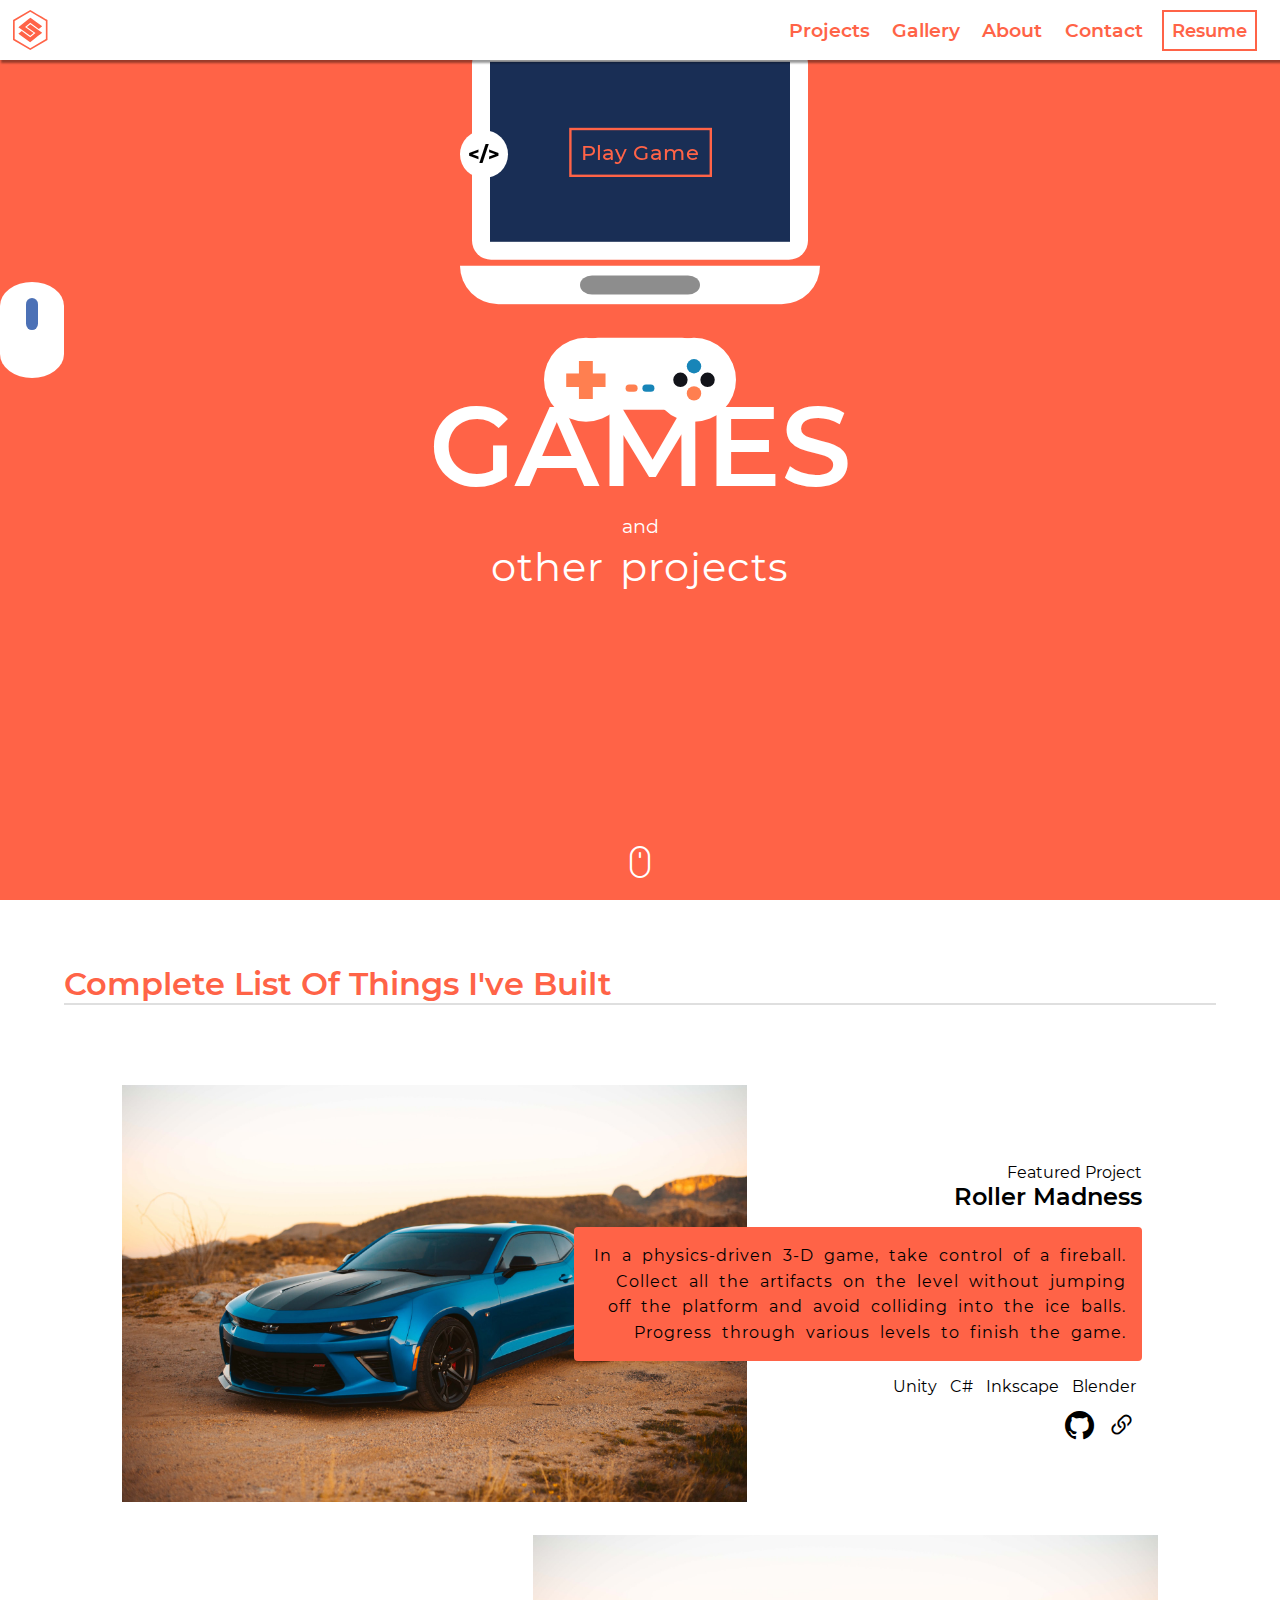
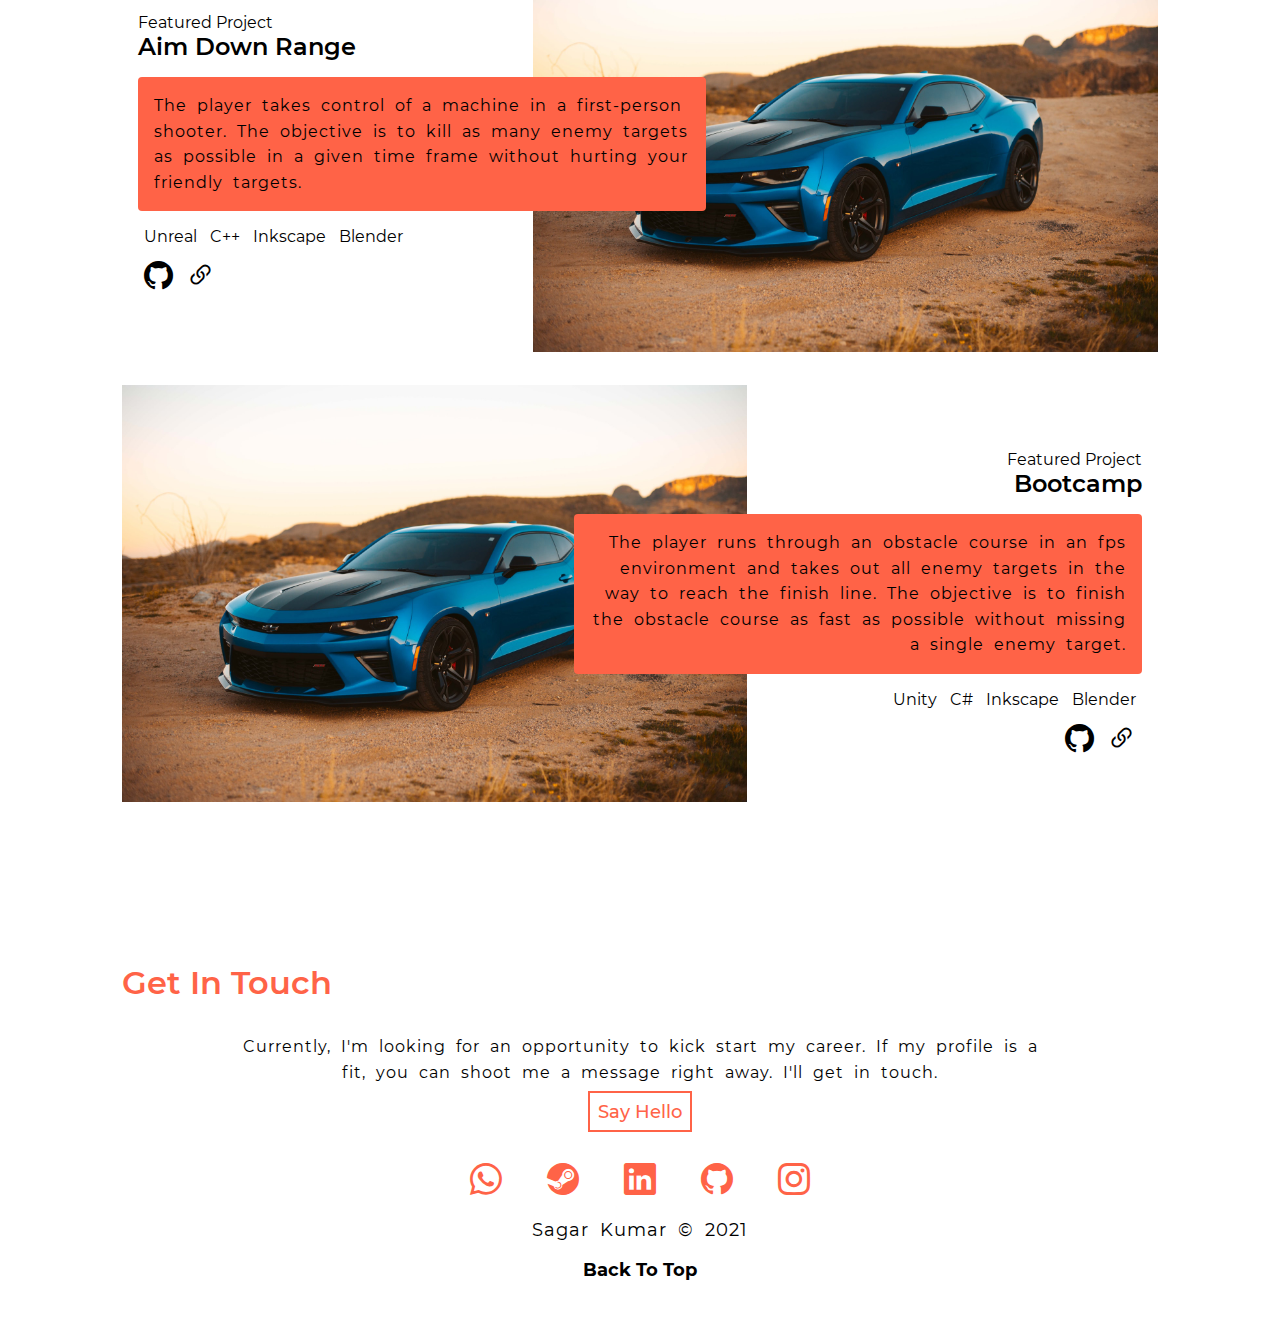
<file: project.html>
<!DOCTYPE html>
<html lang="en">
<head>
    <meta charset="UTF-8">
    <meta http-equiv="X-UA-Compatible" content="IE=edge">
    <!-- To set zoom to 1.0 -->
    <meta name="viewport" content="width=device-width, initial-scale=1.0">
    <link rel="icon" href="svg/logo.svg" type="image/svg+xml">
    <!-- Included css -->
    <link rel="stylesheet" href="css/fonts.css">
    <link rel="stylesheet" href="css/common.css">
    <link rel="stylesheet" href="css/bg.css">
    <link rel="stylesheet" href="css/project.css">
    <!-- included js script-->
    <script src="js/project.js"></script>
    <!-- Title of the page -->
    <title>Portfolio | Sagar Kumar</title>
</head>
<body>

    <!-- loading animation before page load is complete -->
    <div id="loader">
        <div class="lds-ripple"></div>
    </div>

    <!-- header containing navbar and brand logo-->
    <header>
        <!-- brand logo -->
        <div class="brand-logo">
            <a href="home.html"><i class="i-brand-logo"></i></a>
        </div>
         <!-- hamburger icon -->
        <div class="ham-icon" id="ham-menu" onclick="hamAnimate(),bodystyle()">
            <div class="ham"></div>
        </div>
        <!-- nav list containing all nav bar items -->
        <nav>
            <ul class="nav-list">
                <li><a href="#portfolio" class="nav-item test" onclick="hamAnimate(),highlightnav(this)">projects</a></li>
                <li><a href="gallery" class="nav-item" onclick="hamAnimate()">gallery</a></li>
                <li><a href="about" class="nav-item" onclick="hamAnimate()">about</a></li>
                <li><a href="#contact" class="nav-item" onclick="hamAnimate(),highlightnav(this)">contact</a></li>
                <li><a href="pdf/Sagar_Resume.pdf" download="SagarKumar_Resume" class="nav-item resume-btn">resume</a></li>
            </ul>
        </nav>
    </header>

    <!-- main section containing hero image and info sections -->
    <main>    
        <div class="main-container">
            <div class="main-bg">
                <div class="laptop">
                    <div class="laptop-top">
                        <div class="laptop-screen">  
                            <a href="game" class="btn playgame" target="_blank">Play Game</a>
                        </div>
                    </div>
                    <div class="laptop-base">
                        <div class="gamepad">
                            <div class="gamepad-left"></div>
                            <div class="gamepad-right">
                                <span class="gamepad-btn"></span>
                                <span class="gamepad-btn"></span>
                                <span class="gamepad-btn"></span>
                                <span class="gamepad-btn"></span>
                            </div>
                        </div>
                        <div class="laptop-base-inner"></div>
                    </div>
                </div>
                <div class="mouse">
                    <div class="mouse-scroll"></div>
                </div>
            </div>
    
            <div class="main-txt">
                <h1>GAMES</h1>
                <span>and</span>
                <p>other projects</p>
            </div>
        </div> 
   
       
        
        <span class="scroll-down ico"><i class="i-mouse"></i></span>
    </main>

    <!-- Portfolio Section -->
    <section id="portfolio">
        <h2 class="left">complete list of things I've built</h2>
        <hr>
        
    </section>

    <!-- Footer -->
    <footer>
        <!-- Get in touch section with email -->
        <h2 id="contact" class="left">get in touch</h2>
        <div class="about-contact-me"> 
            <p class="contact-me-msg">
                Currently, I'm looking for an opportunity to kick start my career. 
                If my profile is a fit, you can shoot me a message right away. 
                I'll get in touch.
            </p>
            <a href="mailto:sagar@s4g4rkumar.com" class="btn">Say Hello</a>
        </div>
            
        <!-- socila links -->
        <ul class="social-media">
            <li><a href="https://wa.me/917082292156" target="_blank" class="social-link ico"><i class="i-whatsapp"></i></a></li>
            <li><a href="https://steamcommunity.com/id/Ghost_47_cs/" target="_blank" class="social-link ico"><i class="i-steam"></i></a></li>
            <li><a href="https://www.linkedin.com/in/s4g4rkumar" target="_blank" class="social-link ico"><i class="i-ln"></i></a></li>
            <li><a href="https://www.github.com/s4g4rkumar" target="_blank" class="social-link ico"><i class="i-github"></i></a></li>
            <li><a href="https://www.instagram.com/s4g4rkumar" target="_blank" class="social-link ico"><i class="i-insta"></i></a></li>
        </ul>

        <div class="copy-right">
            <p>Sagar Kumar &copy; 2021</p>
            <span class="bck-top" onclick="bckTop()">back to top</span>
        </div>
    </footer>
</body>
</html>
</file>
<file: css/fonts.css>
/* This section imports custom fonts and glyphs for all the webpages.*/
/* #region */

/* Font-weight 100: regular and italic*/
/* #region */
@font-face{
    font-family: 'montserrat';
    src: url(../fonts/Montserrat-Thin.woff2);
    font-weight: 100;
  }
  @font-face{
    font-family: 'montserrat';
    src: url(../fonts/Montserrat-ThinItalic.woff2);
    font-weight: 100;
    font-style: italic;
  }
  /* #endregion */
  
  /* Font-weight 200: regular and italic*/
  /* #region */
  @font-face{
    font-family: 'montserrat';
    src: url(../fonts/Montserrat-ExtraLight.woff2);
    font-weight: 200;
  }
  @font-face{
    font-family: 'montserrat';
    src: url(../fonts/Montserrat-ExtraLightItalic.woff2);
    font-weight: 200;
    font-style: italic;
  }
  /* #endregion */
  
  
  /* Font-weight 300: regular and italic*/
  /* #region */
  @font-face{
    font-family: 'montserrat';
    src: url(../fonts/Montserrat-Light.woff2);
    font-weight: 300;
  }
  @font-face{
    font-family: 'montserrat';
    src: url(../fonts/Montserrat-LightItalic.woff2);
    font-weight: 300;
    font-style: italic;
  }
  /* #endregion */
  
  /* Font-weight 400: regular and italic*/
  /* #region */
  @font-face{
    font-family: 'montserrat';
    src: url(../fonts/Montserrat-Regular.woff2);
    font-weight: 400;
  }
  @font-face{
    font-family: 'montserrat';
    src: url(../fonts/Montserrat-Italic.woff2);
    font-weight: 400;
    font-style: italic;
  }
  /* #endregion */
  
  /* Font-weight 500: regular and italic*/
  /* #region */
  @font-face{
    font-family: 'montserrat';
    src: url(../fonts/Montserrat-Medium.woff2);
    font-weight: 500;
  }
  @font-face{
    font-family: 'montserrat';
    src: url(../fonts/Montserrat-MediumItalic.woff2);
    font-weight: 500;
    font-style: italic;
  }
  /* #endregion */
  
  /* Font-weight 600: regular and italic*/
  /* #region */
  @font-face{
    font-family: 'montserrat';
    src: url(../fonts/Montserrat-SemiBold.woff2);
    font-weight: 600;
  }
  @font-face{
    font-family: 'montserrat';
    src: url(../fonts/Montserrat-SemiBoldItalic.woff2);
    font-weight: 600;
    font-style: italic;
  }
  /* #endregion */
  
  /* Font-weight 700: regular and italic*/
  /* #region */
  @font-face{
    font-family: 'montserrat';
    src: url(../fonts/Montserrat-Bold.woff2);
    font-weight: 700;
  }
  @font-face{
    font-family: 'montserrat';
    src: url(../fonts/Montserrat-BoldItalic.woff2);
    font-weight: 700;
    font-style: italic;
  }
  /* #endregion */
  
  /* Font-weight 800: regular and italic*/
  /* #region */
  @font-face{
    font-family: 'montserrat';
    src: url(../fonts/Montserrat-ExtraBold.woff2);
    font-weight: 800;
  }
  @font-face{
    font-family: 'montserrat';
    src: url(../fonts/Montserrat-ExtraBoldItalic.woff2);
    font-weight: 800;
    font-style: italic;
  }
  /* #endregion */
  
  /* Font-weight 900: regular and italic*/
  /* #region */
  @font-face{
    font-family: 'montserrat';
    src: url(../fonts/Montserrat-Black.woff2);
    font-weight: 900;
  }
  @font-face{
    font-family: 'montserrat';
    src: url(../fonts/Montserrat-BlackItalic.woff2);
    font-weight: 900;
    font-style: italic;
  }
  /* #endregion */
  
  /* glyph icons */
  /* #region */
  @font-face {
    font-family: "ico";
    src: url("../fonts/icons.woff2") format("woff2");
  }
  /* #endregion */
  
  /* icon class defaults */
  /* #region */
  [class^="i-"]::before,
  [class*="i-"]::before {
    display: inline-block;
    font-family: ico !important;
    font-style: normal;
    line-height: 1;
    vertical-align: -.125rem;
  }
  /* #endregion */
  
  /* contain icons in center of line */
  /* #region */
  .ico{
    display: flex;
    align-items: center;
    justify-content: center;
  }
  /* #endregion */
  
  
  /* Actual icon info */
  /* #region */
  .i-app-store::before{ content: "\f000"; }
  .i-arrow-circled::before{ content: "\f001"; }
  .i-battery::before{ content: "\f002"; }
  .i-brand-logo::before{ content: "\f003"; }
  .i-fb-alt::before{ content: "\f004"; }
  .i-fb::before{ content: "\f005"; }
  .i-github-alt::before{ content: "\f006"; }
  .i-github::before{ content: "\f007"; }
  .i-insta::before{ content: "\f008"; }
  .i-link::before{ content: "\f009"; }
  .i-ln-in::before{ content: "\f00a"; }
  .i-ln::before{ content: "\f00b"; }
  .i-play-store::before{ content: "\f00c"; }
  .i-twitter::before{ content: "\f00d"; }
  .i-whatsapp::before{ content: "\f00e"; }
  .i-wifi::before{ content: "\f00f"; }
  .i-call::before{ content: "\f010"; }
  .i-email::before{ content: "\f011"; }
  .i-mouse::before{ content: "\f012"; }
  .i-0::before{ content: "\f013"; }
  .i-link-45deg::before{ content: "\f014"; }
  .i-folder::before{ content: "\f015"; }
  .i-restart::before{ content: "\f016"; }
  .i-settings::before{ content: "\f017"; }
  .i-pause::before{ content: "\f018"; }
  .i-play::before{ content: "\f019"; }
  .i-starfighter::before{ content: "\f01a"; }
  .i-steam::before{ content: "\f01b"; }
  .i-right::before{ content: "\f01c"; }
  .i-left::before{ content: "\f01d"; }
  /* #endregion */
  
  /* #endregion */
</file>
<file: css/error.css>
/* Defaults */
/* #region */
:root{
    --planet-col-alt: rgb(254, 77, 83);
    --planet-col: rgb(235,70,86);
    --hole:rgb(215,59,79);
    --shadow:rgb(195,51,69);
    --white: rgb(255,255,255);
    --black: rgb(0,0,0);
    --black-tint:rgba(0, 0, 0, 0.1);
    --primary: var(--white);
  }
  *{
    box-sizing: border-box;
    margin: 0;
    padding: 0;
  }
  html {
    scroll-behavior: smooth;
  }
  body{
    text-align: center;  
    font-family: montserrat;
    background: var(--black);
    overflow: hidden;
  }
  a{
    text-decoration: none;
  }
  ul{
    list-style: none;
  }
  /* #endregion */
  
  
  /* Loading animation */
  /* #region */
  #loader{
    position: absolute;
    z-index: 3;
    width: 100%;
    height: 100vh;
    background: var(--black);
  }
  .lds-ripple{
    position: relative;
    top: calc(50% - 36px);
    left: calc(50% - 36px);
    width: 72px;
    height: 72px;
  }
  .lds-ripple::before,.lds-ripple::after{
    content: "";
    position: absolute;
    background: var(--primary);
    opacity: 1;
    border-radius: 50%;
    animation: lds-ripple 1s cubic-bezier(0, 0.2, 0.8, 1) infinite;
  }
  .lds-ripple::before{
    animation-delay: -0.5s;
  }
  @keyframes lds-ripple {
  0% {
    top: 36px;
    left: 36px;
    width: 0;
    height: 0;
    opacity: 1;
  }
  100% {
    top: 0px;
    left: 0px;
    width: 72px;
    height: 72px;
    opacity: 0;
  }
  }
  /* #endregion */
  
  
  /* button preset class */
  /* #region */ 
  .btn{
    cursor: pointer;
    padding: .5rem;
    font-size: 1.1rem;
    font-weight: 500;
    color: var(--primary);
    border: 2px solid var(--primary);
  }
  .btn:hover{
    color: var(--black);
    background: var(--primary);
  }
  /* #endregion */
  
  
  /* header and header elements */
  /* #region */ 
  header{
    padding: 5px 10px;
    position: fixed;
    display: flex;
    flex-direction: row;
    justify-content: space-between;
    top: 0;
    width: 100%;
    height: 60px;
    z-index: 2;
  }  
  .brand-logo{
    padding-top: 4px;
  }
  .i-brand-logo{
    font-size: 40px;
    color: var(--primary);
  }
  /* play-game container for href link*/
  /* #region */
  .play-game{
    display: flex;
    justify-content: center;
    align-items: center;
  }
  /* #endregion */
  
  /* #endregion */
  
  
  /* main-content container inside main */
  /* #region */
  .main-content{
    position: absolute;
    top: 0;
    display: flex;
    flex-direction: column;
    justify-content: center;
    width: 100%;
    height: 100vh;
    z-index: 1;
  }
  /* #endregion */
  
  
  /* starfighter */
  /* #region */
  .starfighter{
    position: absolute;
    top:50%;
    left:50%;
    transform: translate(-50%,-50%) rotate(45deg);
  }
  .i-starfighter{
    color: var(--primary);
    font-size: 6rem;
  }
  .starfighter::before{
    content: "";
    position: absolute;
    width: 7px;
    height: 10px;
    left: 28px;
    top:90px;
    background: var(--primary);
    animation: booster 300ms infinite;
  }
  .starfighter::after{
    content: " ";
    position: absolute;
    width: 7px;
    height: 10px;
    right: 28px;
    top:90px;
    background: var(--primary);
    animation: booster 300ms infinite;
  }
  @keyframes booster {
    from {height: 10px;}
    to { height: 20px;}
   
  }
  /* #endregion */
  
  
  /* planet */
  /* #region */
  .planet{
    margin-inline: auto;
    background: var(--planet-col-alt);
    background: radial-gradient(circle at 0 -100%, 
                                var(--planet-col), var(--planet-col) 58%, 
                                var(--planet-col-alt) 58%, var(--planet-col-alt) 66%, 
                                var(--planet-col) 66% , var(--planet-col) 73%, 
                                var(--planet-col-alt) 73%, var(--planet-col-alt) 80%, 
                                var(--planet-col) 80%, var(--planet-col) 86%, 
                                var(--planet-col-alt) 86%, var(--planet-col-alt) 100% );
    width: 300px;
    height: 300px;
    border-radius: 50%;
    position: relative;
    box-shadow: inset -50px -50px var(--black-tint);
  }
  .hole{
    position: absolute;
    background: var(--hole);
    border-radius: 50%;
    box-shadow: inset .5em .1em var(--shadow);
  }
  .h-1{
    width: 15px;
    height: 15px;
    left: 50px;
    top: 50px;
  }
  .h-2{
    width: 22px;
    height: 22px;
    left: 95px;
    top: 35px;
  }
  .h-3{
    width: 25px;
    height: 25px;
    left: 165px;
    top: 25px;
  }
  .h-4{
    width: 50px;
    height: 50px;
    left: 170px;
    top: 80px;
  }
  .h-5{
    width: 40px;
    height: 40px;
    left: 100px;
    top: 150px;
  }
  .h-6{
    width: 40px;
    height: 40px;
    left: 40px;
    top: 130px;
  }
  .h-7{
    width: 15px;
    height: 15px;
    left: 40px;
    top: 200px;
  }
  .h-8{
    width: 15px;
    height: 15px;
    left: 90px;
    bottom: 30px;
  }
  .h-9{
    width: 40px;
    height: 40px;
    left: 130px;
    bottom: 15px;
  }
  .h-10{
    width: 40px;
    height: 40px;
    left: 190px;
    bottom: 35px;
  }
  .h-11{
    width: 25px;
    height: 25px;
    right: 40px;
    bottom: 110px;
  }
  .h-12{
    width: 15px;
    height: 15px;
    right: 10px;
    bottom: 150px;
  }
  @media (max-width:360px){
    .planet{
      transform: scale(0.8);
    }
  }
  /* #endregion */
  
  
  /* error code section - code and description */
  /* #region */
  .error-code{
    font-size: 4rem;
    color: var(--primary);
  }
  .error-msg{
    color: var(--primary);
    margin-block: 1rem;
  }
  @media (min-width:768px){
    .error-code{
      font-size: 7rem;
    }
  }
  /* #endregion */
  
  
  /* social media links */
  /* #region */
  .social{
    position: absolute;
    bottom: 0;
    left:0;
    right: 0;
    padding: 1rem 2rem;
    z-index: 2;
  }
  .social-media{
    padding: .5rem;
    display: flex;
    justify-content: space-around;
    max-width: 400px;
    margin-inline: auto;
  }
  .social-link{
    font-size: 2rem;
    color: var(--primary);
  }
  .social-link:hover{
    transition-duration: 500ms;
    transform: scale(1.2);
  }
  .copy-right{
    color: var(--primary);
    padding: .5rem;
    font-size: 1.1rem;
    margin-inline: auto;
  }
  /* #endregion */
  
  
  /* Fix for iphone click event not working */
  /* #region */
  canvas{
    position: fixed;
    top:0;
    left:0;
    z-index: -1;
  }
  /* #endregion*/
</file>
<file: css/common.css>
:root{
  --coral: rgb(255, 127, 80); 
  --yellow:rgb(255, 187, 0);
  --cornflowerblue: rgb(100, 149, 237);
  --tomato: rgb(255, 99, 71);
  --white: rgb(255,255,255);
  --black: rgb(0,0,0);
  --black-tint:rgba(0, 0, 0, 0.4);
  --grainsboro: rgb(223, 223, 223);
  --light-gray:rgb(194, 194, 194);
  --purple: rgb(176, 170, 255);
  --skin: rgb(245, 194, 176);
  --nav-linear-grad: linear-gradient(180deg, var(--white), var(--skin));
  --primary: var(--cornflowerblue);
}
*{
  box-sizing: border-box;
  margin: 0;
  padding: 0;
}
html {
  scroll-behavior: smooth;
}
body{
  text-align: center;  
  font-family: montserrat;
}
img{
  width: 100%;
  height: auto;
}
a{
  text-decoration: none;
  color: var(--white);
}
ul{
  list-style: none;
}
p{
  line-height: 1.6rem;
  letter-spacing: 1px;
  word-spacing: 5px;
}
.left{
  text-align: left;
}
.right{
  text-align: right;
}
h1{
  font-weight: 600;
  font-size: 1.2rem;
}
h2{
  font-weight: 600;
  font-size: 1.4rem;
  text-transform: capitalize;
  color: var(--primary);
}
h3{
  font-weight: 600;
  font-size: 1.5rem;
  text-transform: capitalize;
}
@media (min-width:768px){
  h2{
    font-size: 1.6rem;
  }
}
@media (min-width:1280px){
  h2{
    font-size: 2rem;
  }
}
button{
  text-transform: capitalize;
  background: transparent;
  cursor: pointer;
  padding: .5rem;
  font-size: 1.1rem;
  font-weight: 500;
  color: var(--primary);
  border: 2px solid var(--primary);
}
button:hover{
    color: var(--white);
    background: var(--primary);
}
hr{
  width: 100%;
  height: 2px;
  background: var(--grainsboro);
  border: none;
}

#loader{
  width: 100%;
  height: 100vh;
  background: var(--primary);
}
.lds-ripple{
  position: relative;
  top: calc(50% - 36px);
  left: calc(50% - 36px);
  width: 72px;
  height: 72px;
}
.lds-ripple::before,.lds-ripple::after{
  content: "";
  position: absolute;
  background: var(--white);
  opacity: 1;
  border-radius: 50%;
  animation: lds-ripple 1s cubic-bezier(0, 0.2, 0.8, 1) infinite;
}
.lds-ripple::before{
  animation-delay: -0.5s;
}
@keyframes lds-ripple {
0% {
  top: 36px;
  left: 36px;
  width: 0;
  height: 0;
  opacity: 1;
}
100% {
  top: 0px;
  left: 0px;
  width: 72px;
  height: 72px;
  opacity: 0;
}
}

header{
  padding: 5px 10px;
  position: fixed;
  display: flex;
  flex-direction: row;
  justify-content: space-between;
  top: 0;
  width: 100%;
  height: 60px;
  background: var(--white);
  box-shadow: 2px 2px 2px 1px var(--black-tint);
  z-index: 15;
}  
.brand-logo{
  padding-top: 4px;
  z-index: 25;
}
.i-brand-logo{
  font-size: 40px;
  color: var(--primary);
}
.ham-icon {
  display: flex;
  justify-content: center;
  align-items: center;
  width: 50px;
  height: 50px;
  cursor: pointer;
  z-index: 20;
}
.ham{
  width: 40px;
  height: 3px;
  background: var(--primary);
  position: relative;
  border-radius: 2px;
  transition: 0.5s;
}
.ham::before,
.ham::after {
  content: '';
  position: absolute;
  width: 40px;
  height: 3px;
  left: 0;
  background:var(--primary);
  border-radius: 2px;
  transition: 0.3s;
}
.ham:before {
  top: -12px;
}
.ham:after {
  top: 12px;
}
.active .ham {
  background: transparent;
}
.active .ham::before {
  top: 0;
  transform: rotate(135deg);
}
.active .ham::after {
  top: 0;
  transform: rotate(225deg);
}
.nav-hid{
  display: block;
}
nav{
  display: none;
  position: fixed;
  right: 0;
  top: 0;
  background: var(--nav-linear-grad);
  width: 100%;
  height: 100vh;
  z-index: 10;
}
.nav-list{
  padding: 4rem 1rem;
  height: 100vh;
  text-align: center;
  display: flex;
  flex-direction: column;
  justify-content: space-evenly;
}
.nav-item{
  display: inline-block;
  position: relative;
  color: var(--primary);
  font-size: 1.75rem;
  font-weight: 600;
  padding: .5rem;
  text-transform: capitalize;
}
.navactive::after{
  content: "";
  display: block;
  position: absolute;
  bottom: -10px;
  width: 100%;
  left: 0;
  height: 2px;
  background: var(--primary);
}
@media (min-width: 768px) { 
  .ham-icon{
      display: none;
  }
  nav{
      display: block;
      width: 100vw;
      height: 60px;  
      background: var(--white);
  }
  .nav-list{
      width: 100%;
      height: 60px;
      padding: 0;
      padding-right: 15px;
      margin: 0;
      flex-direction: row;
      justify-content: flex-end;
      align-items: center;    
  }
  .nav-item{
      margin: 0 .5rem;
      padding: .2rem;
      font-size: 1.2rem;   
  }
}
main{
  position: relative;
  width: 100%;
  height: 100vh;
  padding-top: 60px;
}
.scroll-down{
  position: absolute;
  bottom: 1rem;
  left: 0;
  right: 0;
  font-size: 2rem;
  color: var(--white);
}
.btn{
  cursor: pointer;
  padding: .5rem;
  font-size: 1.1rem;
  font-weight: 500;
  color: var(--primary);
  border: 2px solid var(--primary);
}
.btn:hover{
  color: var(--white);
  background: var(--primary);
}
.btn-alt{
  color: var(--white);
  border: 2px solid var(--white);
}
.btn-alt:hover{
  color: var(--primary);
  background: var(--white);
}
.resume-btn{
  cursor: pointer;
  padding: .5rem;
  font-size: 1.75rem;
  font-weight: 600;
  color: var(--primary);
  border: 2px solid var(--primary);
}
.resume-btn:hover{
  color: var(--white);
  background: var(--primary);
}
@media (min-width:768px){
  .resume-btn{
    font-size: 1.1rem;
  }
}
.overflow{
  overflow: hidden;
}
</file>
<file: css/bg.css>
/* bg for projects */
/* #region */
.main-project{
	display: flex;
	flex-direction: column;
	justify-content: center;
	height: inherit;
}
.main-bg-project{
	margin-inline:auto;
	padding: 2rem 0;	
}

/* #region */
.laptop{
	display: inline-block;
	margin-inline: auto;
}
.laptop-top::before{
	position: absolute;
	content: "</>";
	display: flex;
	justify-content: center;
	align-items: center;
	font-weight: 800;	
	top: 40%;
	left:-10px;
	width: 40px;
	height: 40px;
	background: rgb(255, 255, 255);
	border-radius: 50%;
}
.laptop-top{
	width: 280px;
	height: 180px;
	background: white;
	margin: 5px 10px;
	border-radius: 1rem;
	padding: 15px;
	position: relative;
}
.laptop-screen{
	display: flex;
	flex-direction: column;
	justify-content: center;
	width: 250px;
	height: 150px;
	background: rgb(25, 46, 85);
}
.playgame{
	margin-inline: auto;
}
.laptop-base{
	width: 300px;
	height: 2rem;
	background: white;
	border-bottom-left-radius: 2rem;
	border-bottom-right-radius: 2rem;
	padding: .5rem;
}
.laptop-base-inner{
	width: 100px;
	height: 1rem;
	background: rgb(141, 141, 141);
	border-radius: 10% / 50%;
	margin-inline: auto;
}
.main-txt{
	margin-inline:auto;
	color: white;
}
.main-txt>h1{
	font-size: 5rem;
}
.main-txt>p{
	font-size: 2rem;
	margin-block: 1rem;
}
.mouse{
	display: none;
	width: 4rem;
	height: 6rem;
	background: white;
	border-radius: 50% / 25%;
	padding: 1rem;
}
.mouse-scroll{
	margin-inline: auto;
	width: .75rem;
	height: 2rem;
	background: rgb(76, 113, 182);
	border-radius: 50% / 20%;
}

/* #endregion */


@media (min-width:900px){
	.main-project{
		display: flex;
		flex-direction: row;
		align-items: center;
	}
	.main-bg-project{
		width: 480px;
		display: flex;
		align-items: flex-end;		
	}
	.mouse{
		display: block;
	}
	.main-txt>h1{
		font-size: 7rem;
	}
	.main-txt>span{
		font-size: 1.2rem;
	}
	.main-txt>p{
		font-size: 2.5rem;
		margin-block: 1rem;
	}
	.laptop{
		transform: scale(1.2);
	}
}



.laptop-base{
	position: relative;
}
.gamepad{
	display: none;
	position: absolute;
	top: 60px;
	left: 0;
	right: 0;
	margin-inline: auto;
	width: 140px;
	height: 60px;
	background: white;
	border-radius: 25% / 50%;
}
/* gamepad pause and start button */
.gamepad::before,.gamepad::after{
	position: absolute;
	content:" ";
	width: 10px;
	height: 6px;
	bottom: 15px;
	z-index: 10;
	border-radius: 3px;
	background: rgb(39, 39, 18);
}
.gamepad::before{
	background: coral;
	left: 58px;
}
.gamepad::after{
	background: rgb(23, 133, 184);
	right: 58px;
}

.gamepad-left, .gamepad-right{
	position: absolute;
	top:0;
	width: 70px;
	height: 70px;
	background: rgb(255, 255, 255);
	border-radius: 50%;
}
.gamepad-left{
	display: flex;
	justify-content: center;
	align-items: center;
	left: -10px;
}
.gamepad-left::after{
	content: "\002B";
	color: coral;
	font-weight: 900;
	font-size: 4rem;
}
.gamepad-right{
	right: -10px;
	display: flex;
	flex-direction: row;
	justify-content: center;
	align-items: center;
	flex-wrap: wrap;
	padding: 19px;
	transform: rotate(45deg);
}
.gamepad-btn{
	display: inline-block;
	width: 12px;
	height: 12px;
	border-radius: 50%;
	background: rgb(18, 20, 26);	
	margin: 2px;
}
.gamepad-btn:nth-child(1){
	background: rgb(23, 133, 184);
}
.gamepad-btn:nth-child(4){
	background: coral;
}

@media (min-width:900px){
	.gamepad{
		display: inline-block;
	}
}

/* #endregion */
</file>
<file: css/gallery.css>
:root{
  --primary: var(--coral);
}
main{
  background: var(--primary);
}
.about-contact-me{
    max-width: 800px;
    margin-inline: auto;
    margin-block: 2rem;
  }
  .contact-me-msg{
    margin-block: 1rem;
  }
  footer{
    max-width: 1100px;
    padding: 1rem 2rem;
    margin-inline: auto;
  }
  .social-media{
    padding: .5rem;
    display: flex;
    justify-content: space-around;
    max-width: 400px;
    margin-inline: auto;
  }
  .social-link{
    font-size: 2rem;
    color: var(--primary);
  }
  .social-link:hover{
    transition-duration: 500ms;
    transform: scale(1.2);
  }
  .copy-right{
    padding: .5rem;
    font-size: 1.1rem;
    margin-inline: auto;
  }
  .bck-top{
    position: relative;
    display: inline-block;
    margin: 1rem auto;
    cursor: pointer;
    text-transform: capitalize;
    font-weight: 700;
  
  }
  .bck-top:hover::after{
    content: "";
    position: absolute;
    display: block;
    width: 100%;
    height: 2px;
    background-color: var(--black);
  }


  /*------------------------------------------------------------------------------*/
  #gallery{
    max-width: 1300px;
    margin: 0 auto;
    padding: 3rem 1rem;
  }
  .gal-options{
    display: flex;
    flex-wrap: wrap;
    justify-content: flex-start;
    margin-block: 1rem;
  }
  .select{
    font-size: 1.1rem;
    padding: .25rem .5rem;
    margin-inline: .5rem;
    margin-block: .25rem;
  }
  .gal-active{
    color: var(--white);
    background: var(--primary);
  }
  .gallery-container{
    max-width: 1300px;
    display: flex;
    flex-direction: row;
    flex-wrap: wrap;
    justify-content: center;
    margin-block: 2rem;
    padding: 2rem 0;
  }
  .gal-item{
    position: relative;
    max-width: 280px;
    overflow: hidden;
    box-shadow: 0.3rem 0.4rem 0.4rem var(--black-tint);
    margin: .75rem;
  }
  .gal-img{
    width: 100%;
    height: 100%;
    object-fit: cover;
    transition: transform 500ms ease-out;
  }
  .gal-img:hover{
    transform: scale(1.15);
  }
  .img-link{
    position: absolute;
    padding: .5rem;
    right: .5rem;
    font-size: 1.5rem;
    color: var(--white);
    z-index:1;
  }
  .img-hidden{
    display: none;
  }
  .modal{
    display: none; 
    position: fixed; 
    z-index: 20; 
    padding: 1rem;
    align-items: center;
    justify-content: center;
    top: 0;
    left: 0;
    width: 100%; 
    height: 100vh; 
    background-color: var(--black-tint);
  }
  .close{
    position: absolute;
    top: 15px;
    right: 35px;
    color: var(--light-gray);
    font-size: 40px;
    font-weight: bold;
    transition: 0.3s;
  }
  .close:hover,
  .close:focus{
    color: var(--white);
    text-decoration: none;
    cursor: pointer;
  }
  .modal-content{
    position: relative;
    width: 100%;
    max-width: 700px;
  }

  @media (max-width: 768px){
    .modal-content{
      width: 90%;
    }
  }

#previous,
#next{
  visibility: hidden;
  cursor: pointer;
  font-weight: 700;
  font-size: 2rem;
  padding: .5rem 1rem;
  background-color: var(--primary);
  color: var(--white);
  margin-inline: .5rem;
}
#previous:hover,
#next:hover{
  outline: 2px solid var(--primary);
  outline-offset: 3px;
}














.slider {
	position: absolute;
	bottom: 7rem;
	right: 0;
	left: 0;
	width: 200px;
	height: 200px;
	perspective: 600px;
    margin-inline: auto;
}

.slider * {
	transition: all 1s cubic-bezier(0.5, -0.75, 0.2, 1.5);
}
.container {
	width: 200px;
	height: 200px;
	transform-style: preserve-3d;
	transform: rotateY(0deg) rotateX(0deg);
}
.box, .box:after, .box:before {
	display: block;
	width: 200px;
	height: 200px;
	background: url('../img/img-1.jpg');
	position: absolute;
	transform-style: preserve-3d;
	background-size: cover;
	background-position: center;
}
.box.x {
    transform: rotateY(90deg);
} 
.box.x:after {
	content: '';
	background-image: url('../img/img-1.jpg');
	transform: translateZ(100px) rotateZ(-90deg);
}
.box.x:before {
	content: '';
	background-image: url('../img/img-1.jpg');
	transform: translateZ(-100px) rotateZ(-90deg);
}
.box.y {
    transform: rotateX(90deg);
} 
.box.y:after {
	content: '';
	background-image: url('../img/img-1.jpg');
	transform: translateZ(100px) scale(-1);
}
.box.y:before {
	content: '';
	background-image: url('../img/img-1.jpg');
	transform: translateZ(-100px);
}
.box.z {
    transform: rotateX(0);
} 

.box.z:after {
	content: '';
	background-image: url('../img/img-1.jpg');
	transform: translateZ(100px);
}

.box.z:before {
	content: '';
	background-image: url('../img/img-1.jpg');
	transform: translateZ(-100px);
}
.container {
	animation: rotate 15s infinite cubic-bezier(1, -0.75, 0.5, 1.2);
}
@keyframes rotate {
	0%, 10% {transform: rotateY(0deg) rotateX(0deg);}
	15%, 20% {transform: rotateY(180deg) rotateX(0deg);}
	25%, 35% {transform: rotateY(180deg) rotateX(270deg);}
	40%, 50% {transform: rotateY(180deg) rotateX(90deg);}
	55%, 65% {transform: rotateY(-90deg) rotateX(90deg);}
	70%, 80% {transform: rotateY(90deg) rotateX(90deg);}
	90%, 95% {transform: rotateY(0deg) rotateX(90deg);}
}
.shadow {
	display: block;
	width: 200px;
	height: 200px;
	background: rgba(0,0,0,0.75);
	position: absolute;
	top: 60%;
	transform: rotateX(90deg);
	z-index: -1;	
	filter: blur(20px);
	left: 0;
	right: 0;
	margin: auto;
	animation: rotateShadow 15s infinite cubic-bezier(1, -0.75, 0.5, 1.2);
}
@keyframes rotateShadow {
	0%, 10% {transform: rotateY(0deg) rotateX(90deg);}	
	15%, 20% {transform: rotateY(180deg) rotateX(90deg); opacity: 1;}
	20.1%, 20.9% {transform: rotateY(180deg) rotateX(90deg) translatez(10px); opacity: 0.95;}
	25%, 35% {transform: rotateY(180deg) rotateX(90deg); opacity: 1;}
	35.1%, 35.9% {transform: rotateY(180deg) rotateX(90deg) translatez(-10px); opacity: 0.95;}
	40%, 50% {transform: rotateY(180deg) rotateX(90deg);}
	55%, 65% {transform: rotateY(0deg) rotateX(90deg);}
	70%, 80% {transform: rotateY(180deg) rotateX(90deg);}
	90%, 99% {transform: rotateY(0deg) rotateX(90deg);}
	99.1%, 99.9% {transform: rotateY(180deg) rotateX(90deg) translatez(5px); opacity: 0.95;}
}
@media (min-width: 768px) {
    .slider{
        top:60px;
        bottom:0;
        left:70%;
        margin: 0;
        margin-block: auto;
    }  
}
</file>
<file: css/home.css>
:root{
  --primary: var(--cornflowerblue);
  --on-primary: var(--yellow);
}
main{
  background: var(--primary);
}

/* main container block */
.main-container{
  display: flex;
  padding: 1rem;
  height: 100%;
}

/* Intro Container */
.intro-container{
  display:flex;
  flex-direction: column;
  max-width: 400px;
  justify-content: center;
  padding: 1rem;
  margin-inline: auto;
  color: var(--white);
}
@media (min-width:768px) {
  .intro-container{
    max-width: 500px;
  }
}

/* main intro content */
/* #region */
.intro-name{
  font-weight: 700;
  font-size: 2.5rem;
  color: var(--on-primary);
}
.intro-role{
  color: var(--white);
}
.intro-para-1{
  margin-block: .5rem;
  text-align: justify;
  line-height: 2rem;
}
.intro-highlight{
  padding: 4px 6px;
  background: var(--black);
  border-radius: 4px;
}
.intro-para-2{
  margin-block: 1rem;
}
.play-game{
  color:white;
  border-color: white;
}
.play-game:hover{
  color: var(--primary);
  background: white;
}
.intro-para-3{
  margin-block: .25rem;
}
@media (min-width:768px){
  .intro-name{
    font-size: 4rem;
  }
  .intro-role{
    font-size: 1.6rem;
  }
  [class^="intro-para-"]{
    font-size: 1.1rem;
  }
}
/* #endregion */


/* Gameboy Container */
.gameboy-container{
  display: none;
}

@media (min-width:1140px) {
  .gameboy-container{
    display: flex;
    flex-direction: column;
    justify-content: center;
    margin-inline: auto;
  }
}

/* GameBoy */
.gameboy{
  width: 300px;
  height: 600px;
  background: black;
  border-radius: 12px;
  display: flex;
  flex-direction: column;
  align-items: center;
}

/* GameBoy Top screen region */
/* #region */
.gameboy-screen-container{
  width: 280px;
  height: 260px;
  border-radius: 6px;
  margin-block: 20px;
  padding: 15px 30px;
}   
.gameboy-branding{
  width: 100%;
  height: 100%;
  border: 4px solid white;
  position: relative;
  display: flex;
  align-items: center;
}
.gameboy-branding::before{
  content:"SUPER";
  position: absolute;
  font-weight: 600;
  top: -10px;
  width: 100px;
  left: 50%;
  transform: translateX(-50%);
  text-align: center;
  color: white;
  background: black;
}
.gameboy-screen{
  display: block;
  width: 170px;
  height: 200px;
  margin-inline: auto;
  background: rgb(163, 158, 154);
}

/* #endregion */

/* GameBoy Bottom Buttons region*/
/* #region */
.gameboy-controls{
  width: 280px;
  height: 260px;
  position: relative;
  padding: 50px 20px;
}
.gameboy-menu-btn{
  width: 100%;
  height: 20px;
  display: flex;
  justify-content: space-evenly;
  align-items: center;
}
.gameboy-btn-sm{
  display: inline-block;
	width: 12px;
	height: 12px;
	border-radius: 50%;
	background: yellow;	
  position: relative;
  margin-inline: 10px;
}
.gameboy-btn-sm::after{
  content: "";
  position: absolute;
  display: block;
  top: 16px;
  right:-8px;
  color: white;
  font-size: .5rem;
}
.gameboy-btn-sm:nth-child(1)::after{
  content: "RESET";
}
.gameboy-btn-sm:nth-child(2)::after{
  content: "SOUND";
}
.gameboy-btn-sm:nth-child(3)::after{
  content: "PAUSE START";
}
.gameboy-btn-sm:nth-child(4)::after{
  content: "ON/OFF";
}
.gameboy-control-btn{
  position: absolute;
	top: 60%;
  transform: translateY(-50%) rotate(45deg);
	width: 120px;
	height: 120px;
	border-radius: 50%;
	left: 10px;
	display: flex;
	flex-direction: row;
	justify-content: center;
	align-items: center;
	flex-wrap: wrap;
	padding: 24px;
}
.gameboy-btn{
	display: inline-block;
	width: 28px;
	height: 28px;
	border-radius: 50%;
	background: yellow;	
	margin: 4px;
  position: relative;
}
.gameboy-btn::after{
  content: "";
  position: absolute;
  color: white;
  font-size: .5rem;
}
.gameboy-btn:nth-child(1)::after{
  content: "UP";
  transform: translate(12px,-12px) rotate(-45deg);
}
.gameboy-btn:nth-child(2)::after{
  content: "RIGHT SPEED";
  transform: translate(12px,16px) rotate(-45deg);
}
.gameboy-btn:nth-child(3)::after{
  content: "DOWN MODE";
  transform: translate(44px,24px) rotate(-45deg);
}
.gameboy-btn:nth-child(4)::after{
  content: "LEFT LEVEL";
  transform: translate(-34px,32px) rotate(-45deg);
}
.big-btn{
  width: 50px;
  height: 50px;
  background: yellow;
  position: absolute;
  border-radius: 50%;
  right: 30px;
  top: 50%;
}
.big-btn::after{
  content:"ROTATE DIRECTION";
  text-align: center;
  position: absolute;
  display: block;
  bottom: -24px;
  color: white;
  font-size: .5rem;
}
/* #endregion */


/*--------------------------------------------*/
#portfolio{
  margin-inline: auto;
  padding: 4rem 1rem;
}
.primary-projects{
  padding: 4rem 0;
  margin-inline: auto;
}
@media (min-width:420px){
  #portfolio{
    padding: 4rem 2rem;
  }
}
@media (min-width:768px){
  #portfolio{
    padding: 4rem;
    max-width:1300px;
  }
  .primary-projects{
    padding: 4rem 2rem;
    max-width: 1100px;
  }
}
.project{
  padding: 1rem;
  position: relative;
  min-height: 300px;
}
.proj-name{
  margin-block: 1rem;
  color: var(--black);
}
.proj-name::before{
  content: "featured project";
  display: block;
  font-size: 1rem;
  font-weight: normal;
  text-transform: capitalize;
}
.proj-desc{
  padding: 1rem 0;
  color: var(--black);
}
.proj-tech{
  display: flex;
  flex-wrap: wrap;
  align-items: flex-start;
  margin-block: 1rem;
  color: var(--black);
}
.tech{
  margin-inline: .4rem;
}
.proj-links{
  display: flex;
  flex-wrap: wrap;
  justify-content: flex-start;
}
.link{
  margin-inline: .4rem;
  font-size: 1.8rem;
  color: var(--black);
}
.link:hover{
  color: var(--primary);
}
.proj-info{
  position: relative;
  color: var(--white);
  padding: 1rem;
  border-radius: 5px;
  background-image: url('../img/index.jpg');
  background-position: center;
  background-repeat: no-repeat;
  background-size: cover;
  max-width: 600px;
  margin: 0 auto;
}
.proj-img{
  display: none;
}
@media (min-width: 768px) {
  .project{
    min-height: 450px;
  }
  .proj-info{
    height: calc(450px - 2rem);
    display: flex;
    flex-direction: column;
    justify-content: center;
    background-image: none;
  }
  .move-right{
    position: absolute;
    right: 0;
  }
  .txt-right{
    text-align: right;
  }
  .txt-left{
    text-align: left;
  }
  .flex-end{
    justify-content: flex-end;
  }
  .flex-start{
    justify-content: flex-start;
  }
  .move-left{
    position: absolute;
    left: 0;
  }
  .proj-desc{
    background: var(--primary);;
    padding:1rem;
    border-radius: 4px;
  }
  .proj-img{
    display: block;
    max-width: 625px;
    z-index: -1; 
  }
  .img-left{
    position: absolute;
    left: 0;
  }
  .img-right{
    position: absolute;
    right: 0;
  }
}
/*---------------------------------------------------------------------*/
.archive-link{
  position: relative;
  margin: 1rem auto;
  color: var(--primary);
  text-transform: capitalize;
}
.archive-link:hover::after{
  content: " ";
  position: absolute;
  bottom: -4px;
  left: 0;
  display: block;
  width: 100%;
  height: 2px;
  background: var(--primary);
}
.secondary-projects{
  padding: 3rem 0;
  display: flex;
  flex-wrap: wrap;
  justify-content: center;
  margin-inline:  auto;
}
.secondary-project{
  color: var(--black);
  padding: 1rem;
  text-align: left;
  border-radius: 5px;
  background: var(--primary);
  margin: 1rem;
  max-width: 320px;
}
.sec-proj-links{
  display: flex;
  justify-content: flex-end;
}
.link-alt{
  margin-inline: .4rem;
  font-size: 1.8rem;
  color: var(--black);
}
.link-alt:hover{
  color: var(--white);
}
.proj-name-alt{  
  position: relative;
  color: var(--black);
  margin-block: .5rem;
}
.proj-name-alt::before{ 
  content: "\f015";
  font-family: ico !important;
  position: absolute;
  display: block;
  font-size: 2rem;
  top: -2.5rem;
}
.proj-name-alt:hover{
  color: var(--white);
}
.proj-desc-alt{
  padding: .5rem 0;
}
.proj-tech-alt{
  display: flex;
  flex-wrap: wrap;
  justify-content: start;
  margin-block: .5rem;
}
.hidden-proj{
  display: none;
}
.unhide-proj{
  display: block;
}
/*----------------------------------------------------------------------------------------*/



#gallery{
  max-width: 1300px;
  margin: 0 auto;
  padding: 3rem 1rem;
}
.gal-options{
  display: flex;
  flex-wrap: wrap;
  justify-content: flex-start;
  margin-block: 1rem;
}
.select{
  font-size: 1.1rem;
  padding: .25rem .5rem;
  margin-inline: .5rem;
  margin-block: .25rem;
}
.gal-active{
  color: var(--white);
  background: var(--primary);
}
.gallery-container{
  max-width: 1300px;
  display: flex;
  flex-direction: row;
  flex-wrap: wrap;
  justify-content: center;
  margin-block: 2rem;
  padding: 2rem 0;
}
.gal-item{
  position: relative;
  max-width: 280px;
  overflow: hidden;
  box-shadow: 0.3rem 0.4rem 0.4rem var(--black-tint);
  margin: .75rem;
}
.gal-img{
  width: 100%;
  height: 100%;
  object-fit: cover;
  transition: transform 500ms ease-out;
}
.gal-img:hover{
  transform: scale(1.15);
}
.img-link{
  position: absolute;
  padding: .5rem;
  right: .5rem;
  font-size: 1.5rem;
  color: var(--white);
  z-index:1;
}
.img-hidden{
  display: none;
}
.modal{
  display: none; 
  position: fixed; 
  z-index: 20; 
  padding: 1rem;
  align-items: center;
  justify-content: center;
  top: 0;
  left: 0;
  width: 100%; 
  height: 100vh;   
  background-color: var(--black-tint);
}
.close{
  position: absolute;
  top: 15px;
  right: 35px;
  color: var(--light-gray);
  font-size: 40px;
  font-weight: bold;
  transition: 0.3s;
}
.close:hover,
.close:focus{
  color: var(--white);
  text-decoration: none;
  cursor: pointer;
}
.modal-content{
  width: 100%;
  max-width: 700px;
}
@media (max-width: 768px){
  .modal-content{
    width: 90%;
  }
}

#previous,
#next{
  visibility: hidden;
  cursor: pointer;
  font-weight: 700;
  font-size: 2rem;
  padding: .5rem 1rem;
  background-color: var(--primary);
  color: var(--white);
  margin-inline: .5rem;
}
#previous:hover,
#next:hover{
  outline: 2px solid var(--primary);
  outline-offset: 3px;
}



/*------------------------------------------------------------------------------------*/
#about{
  padding: 3rem 1.5rem;
  max-width: 1300px;
  margin-inline:auto;
}
.about-me{
  max-width: 800px;
  margin:1.5rem auto;
}
.mypic-container{
  max-width: 210px;
  padding: .4rem .5rem;
  margin: 1rem auto;
  border: 5px solid var(--primary);
}
.about-me-para{
  text-align: justify;
}
.about-me-qna{
  margin-block: 1rem;
  text-align: justify;
}
@media (min-width: 420px){
  .mypic-container{
    float: left;
    margin: 0;
    margin-right:1rem;
  }
  .about-me-para{
    text-align: left;
  }
  .about-me-qna{
    text-align: left;
  }
}
.about-me-nav{
  display: flex;
  margin-block: 1rem;
  justify-content: center;
}

#prv,
#nxt{
  cursor: pointer;
  padding: .5rem 1rem;
  background-color: var(--primary);
  color: var(--white);
  margin-inline: .5rem;
}
#prv:hover,
#nxt:hover{
  outline: 2px solid var(--primary);
  outline-offset: 3px;
}
.about-contact-me{
  max-width: 800px;
  margin-inline: auto;
}
.contact-me-msg{
  margin-block: 1rem;
}
footer{
  padding: 1rem 2rem;
}
.social-media{
  padding: .5rem;
  display: flex;
  justify-content: space-around;
  max-width: 400px;
  margin-inline: auto;
}
.social-link{
  font-size: 2rem;
  color: var(--primary);
}
.social-link:hover{
  transition-duration: 500ms;
  transform: scale(1.2);
}
.copy-right{
  padding: .5rem;
  font-size: 1.1rem;
  margin-inline: auto;
}
.bck-top{
  position: relative;
  display: inline-block;
  margin: 1rem auto;
  cursor: pointer;
  text-transform: capitalize;
  font-weight: 700;

}
.bck-top:hover::after{
  content: "";
  position: absolute;
  display: block;
  width: 100%;
  height: 2px;
  background-color: var(--black);
}
</file>
<file: css/maintain.css>
:root{
  --coral: rgb(255, 127, 80); 
  --yellow:rgb(255, 187, 0);
  --cornflowerblue: rgb(100, 149, 237);
  --tomato: rgb(255, 99, 71);
  --white: rgb(255,255,255);
  --black: rgb(0,0,0);
  --light-gray:rgb(194, 194, 194);
  --purple: rgb(176, 170, 255);
  --primary: var(--white);
}
*{
  box-sizing: border-box;
  margin: 0;
  padding: 0;
}
body{
  text-align: center;  
  font-family: montserrat;
}
a{
  text-decoration: none;
  color: var(--primary);
}
ul{
  list-style: none;
}
p{
  line-height: 1.6rem;
  letter-spacing: 1px;
  word-spacing: 5px;
  color: var(--primary);
}
h1{
  font-weight: 600;
  font-size: 2rem;
  text-transform: capitalize;
  color: var(--primary);
  margin-block: 1rem;
}
.btn{
  cursor: pointer;
  padding: .5rem;
  font-size: 1.1rem;
  font-weight: 500;
  color: var(--primary);
  border: 2px solid var(--primary);
}
.btn:hover{
  color: var(--black);
  background: var(--primary);
}
hr{
  width: 100%;
  height: 2px;
  background: rgb(26, 25, 25);
  border: none;
} 
#loader{
  width: 100%;
  height: 100vh;
  background: var(--primary);
}
.lds-ripple{
  position: relative;
  top: calc(50% - 36px);
  left: calc(50% - 36px);
  width: 72px;
  height: 72px;
}
.lds-ripple::before,.lds-ripple::after{
  content: "";
  position: absolute;
  background: var(--white);
  opacity: 1;
  border-radius: 50%;
  animation: lds-ripple 1s cubic-bezier(0, 0.2, 0.8, 1) infinite;
}
.lds-ripple::before{
  animation-delay: -0.5s;
}
@keyframes lds-ripple {
0% {
  top: 36px;
  left: 36px;
  width: 0;
  height: 0;
  opacity: 1;
}
100% {
  top: 0px;
  left: 0px;
  width: 72px;
  height: 72px;
  opacity: 0;
}
}
main{
    position: relative;
    width: 100%;
    height: 100vh;
    background: rgb(31, 31, 31);
    padding: 1rem;
}
.play-game{
    position: absolute;
    top: 0;
    right: 0;
    margin: 2rem 1.5rem;
}
.i-brand-logo{
    font-size: 4rem;
    color: var(--primary);
}
.main-content{
    height: 100%;
    max-width: 1200px;
    margin-inline: auto; 
    display: flex;
    flex-direction: column;
    justify-content: center;
    align-items: center;
}
.maintain-msg{
    color: var(--light-gray);
    margin-block: 1rem;
}
.bottom-container{
    position: absolute;
    left:0;
    right:0;
    bottom:5%;
    max-width: 1200px;
    margin-inline: auto; 
}
.mail{
    display: inline-block;
    outline: 1px solid white;
    border-radius: 32px;
    margin-block: 1rem;
    padding: .75rem 1rem;
}
.i-arrow-circled{
    margin-left: .5rem;
}
.social-media{
  padding: .5rem;
  display: flex;
  justify-content: space-around;
  max-width: 400px;
  margin-inline: auto;
}
.social-link{
  font-size: 2rem;
  color: var(--primary);
}
.social-link:hover{
  transition-duration: 500ms;
  transform: scale(1.2);
}
.timer{
  display: flex;
  justify-content: space-between;
  color: var(--primary);
}
.time{
  position: relative;
  width: 50px;
  height: 50px;
  border-radius: 50%;
  backdrop-filter: blur(4px);
  font-size: 1.5rem;   
  border: 4px solid black;
}
.time::after{
    content: "Days";
    position: absolute;
    display: block;
    bottom:-25px;
    font-size: 1rem;
}
@media (min-width:768px){
  .time{
    width: 60px;
    height: 60px;
  }
}
</file>
<file: css/project.css>
:root{
  --primary: var(--tomato);
}
main{
  background: var(--primary);
}
.about-contact-me{
  max-width: 800px;
  margin-inline: auto;
  margin-block: 2rem;
}
.contact-me-msg{
  margin-block: 1rem;
}
footer{
  max-width: 1100px;
  padding: 1rem 2rem;
  margin-inline: auto;
}

.social-media{
  padding: .5rem;
  display: flex;
  justify-content: space-around;
  max-width: 400px;
  margin-inline: auto;
}
.social-link{
  font-size: 2rem;
  color: var(--primary);
}
.social-link:hover{
  transition-duration: 500ms;
  transform: scale(1.2);
}
.copy-right{
  padding: .5rem;
  font-size: 1.1rem;
  margin-inline: auto;
}
.bck-top{
  position: relative;
  display: inline-block;
  margin: 1rem auto;
  cursor: pointer;
  text-transform: capitalize;
  font-weight: 700;

}
.bck-top:hover::after{
  content: "";
  position: absolute;
  display: block;
  width: 100%;
  height: 2px;
  background-color: var(--black);
}
/*----------------------------------------------------*/
#portfolio{
  margin-inline: auto;
  padding: 4rem 1rem;
}
.primary-projects{
  padding: 4rem 0;
  margin-inline: auto;
}
@media (min-width:420px){
  #portfolio{
    padding: 4rem 2rem;
  }
}
@media (min-width:768px){
  #portfolio{
    padding: 4rem;
    max-width:1300px;
  }
  .primary-projects{
    padding: 4rem 2rem;
    max-width: 1100px;
  }
}
.project{
  padding: 1rem;
  position: relative;
  min-height: 300px;
}
.proj-name{
  margin-block: 1rem;
  color: var(--black);
}
.proj-name::before{
  content: "featured project";
  display: block;
  font-size: 1rem;
  font-weight: normal;
  text-transform: capitalize;
}
.proj-desc{
  padding: 1rem 0;
  color: var(--black);
}
.proj-tech{
  display: flex;
  flex-wrap: wrap;
  align-items: flex-start;
  margin-block: 1rem;
  color: var(--black);
}
.tech{
  margin-inline: .4rem;
}
.proj-links{
  display: flex;
  flex-wrap: wrap;
  justify-content: flex-start;
}
.link{
  margin-inline: .4rem;
  font-size: 1.8rem;
  color: var(--black);
}
.link:hover{
  color: var(--primary);
}
.proj-info{
  color: var(--white);
  padding: 1rem;
  border-radius: 5px;
  max-width: 600px;
  margin: 0 auto;
  
}
.proj-img{
  display: none;
}
@media (min-width: 768px) {
  .project{
    min-height: 450px;
  }
  .proj-info{
    height: calc(450px - 2rem);
    display: flex;
    flex-direction: column;
    justify-content: center;
  }
  .move-right{
    position: absolute;
    right: 0;
  }
  .txt-right{
    text-align: right;
  }
  .txt-left{
    text-align: left;
  }
  .flex-end{
    justify-content: flex-end;
  }
  .flex-start{
    justify-content: flex-start;
  }
  .move-left{
    position: absolute;
    left: 0;
  }
  .proj-desc{
    background: var(--primary);;
    padding:1rem;
    border-radius: 4px;
  }
  .proj-img{
    display: block;
    max-width: 625px;
    z-index: -1; 
  }
  .img-left{
    position: absolute;
    left: 0;
  }
  .img-right{
    position: absolute;
    right: 0;
  }
}
</file>
